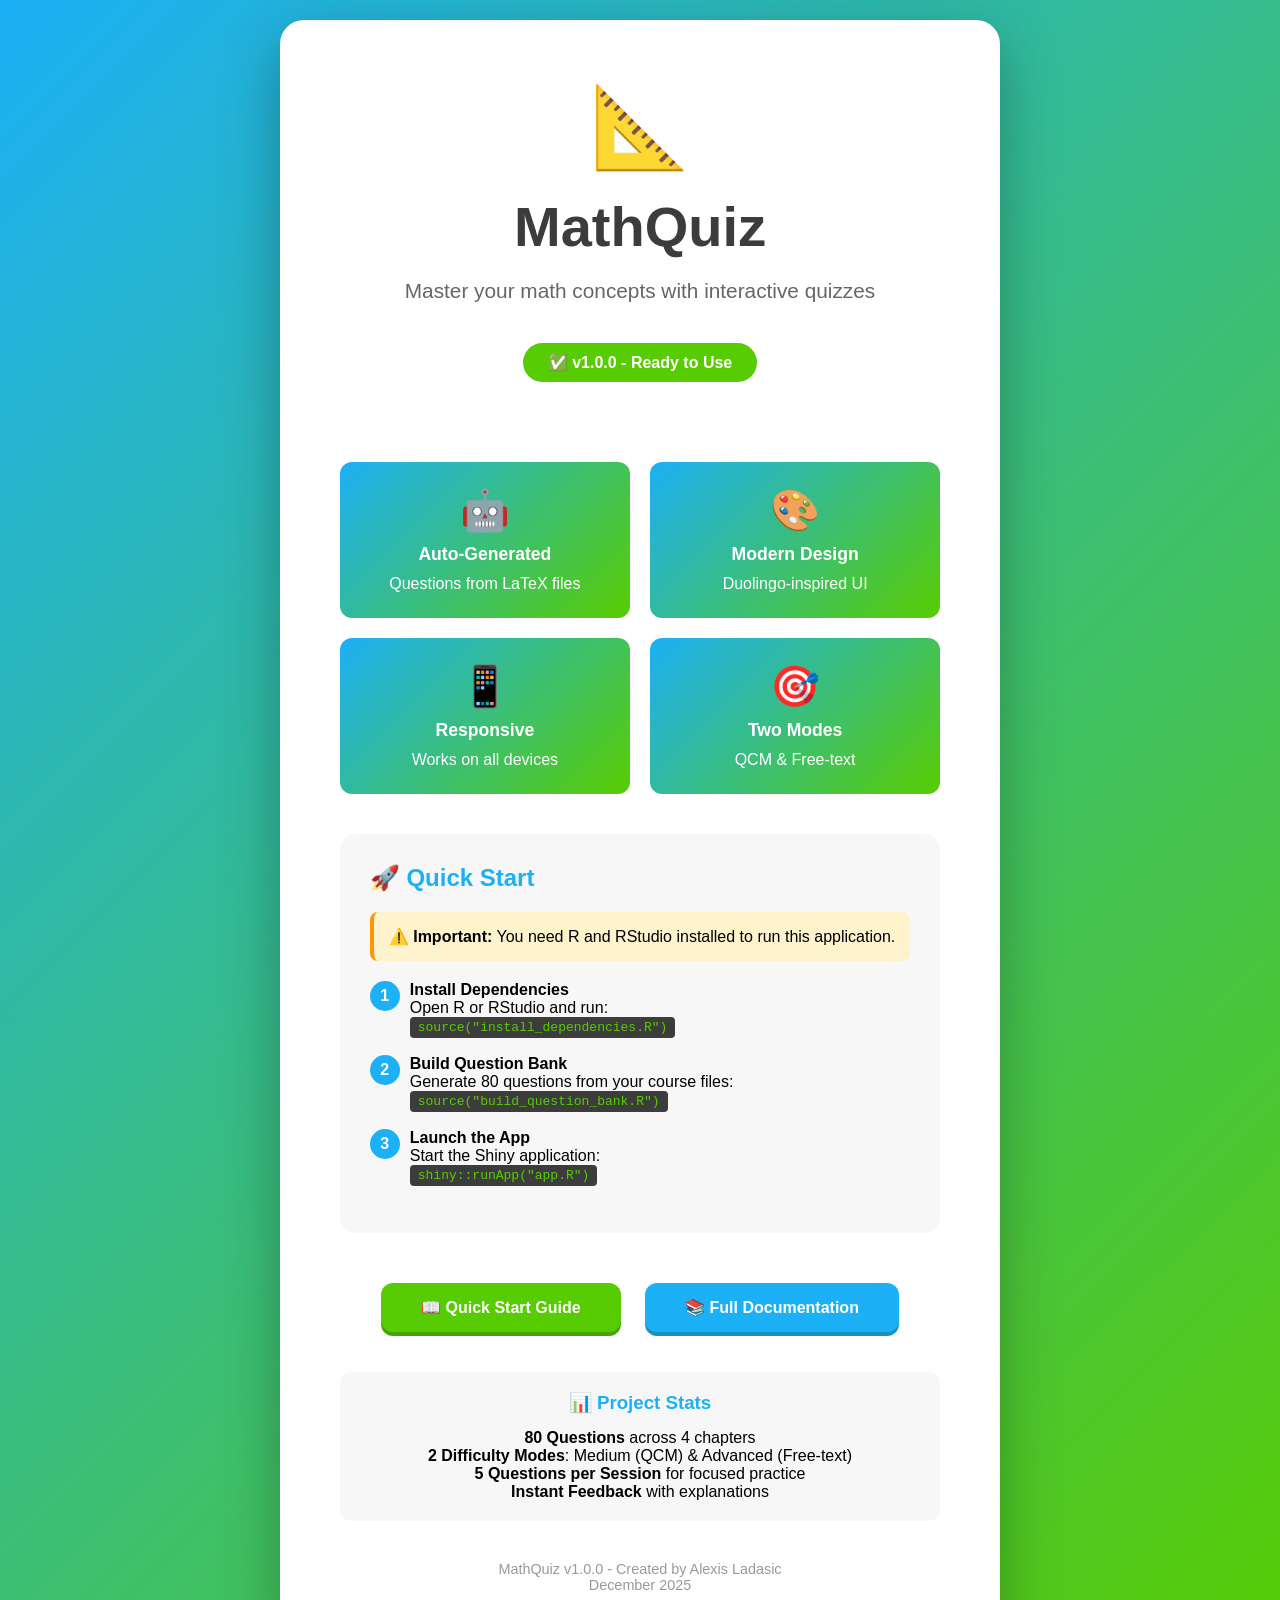
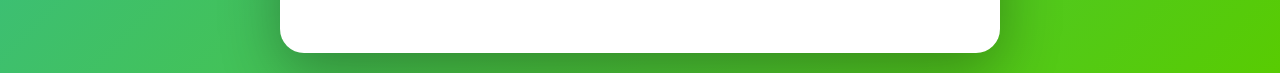
<file: static/mathquiz/index.html>
<!DOCTYPE html>
<html lang="fr">
<head>
    <meta charset="UTF-8">
    <meta name="viewport" content="width=device-width, initial-scale=1.0">
    <title>MathQuiz - Interactive Math Learning</title>
    <style>
        * {
            margin: 0;
            padding: 0;
            box-sizing: border-box;
        }

        body {
            font-family: -apple-system, BlinkMacSystemFont, "Segoe UI", Roboto, Helvetica, Arial, sans-serif;
            background: linear-gradient(135deg, #1CB0F6 0%, #58CC02 100%);
            min-height: 100vh;
            display: flex;
            justify-content: center;
            align-items: center;
            padding: 20px;
        }

        .container {
            background: white;
            border-radius: 24px;
            padding: 60px;
            max-width: 800px;
            box-shadow: 0 20px 60px rgba(0,0,0,0.3);
            text-align: center;
        }

        h1 {
            font-size: 3.5rem;
            color: #3C3C3C;
            margin-bottom: 20px;
        }

        .icon {
            font-size: 5rem;
            margin-bottom: 20px;
        }

        .tagline {
            font-size: 1.3rem;
            color: #666;
            margin-bottom: 40px;
        }

        .status {
            display: inline-block;
            background: #58CC02;
            color: white;
            padding: 10px 25px;
            border-radius: 50px;
            font-weight: 600;
            margin-bottom: 40px;
        }

        .instructions {
            background: #F7F7F7;
            padding: 30px;
            border-radius: 16px;
            margin: 30px 0;
            text-align: left;
        }

        .instructions h2 {
            color: #1CB0F6;
            margin-bottom: 20px;
        }

        .step {
            margin: 20px 0;
            padding-left: 40px;
            position: relative;
        }

        .step-number {
            position: absolute;
            left: 0;
            top: 0;
            background: #1CB0F6;
            color: white;
            width: 30px;
            height: 30px;
            border-radius: 50%;
            display: flex;
            align-items: center;
            justify-content: center;
            font-weight: 700;
        }

        code {
            background: #3C3C3C;
            color: #58CC02;
            padding: 3px 8px;
            border-radius: 4px;
            font-family: monospace;
        }

        .warning {
            background: #FFF3CD;
            border-left: 4px solid #FF9600;
            padding: 15px;
            margin: 20px 0;
            border-radius: 8px;
        }

        .features {
            display: grid;
            grid-template-columns: repeat(auto-fit, minmax(200px, 1fr));
            gap: 20px;
            margin: 40px 0;
        }

        .feature {
            background: linear-gradient(135deg, #1CB0F6 0%, #58CC02 100%);
            color: white;
            padding: 25px;
            border-radius: 12px;
        }

        .feature-icon {
            font-size: 2.5rem;
            margin-bottom: 10px;
        }

        .feature h3 {
            font-size: 1.1rem;
            margin-bottom: 10px;
        }

        .links {
            margin-top: 40px;
        }

        .btn {
            display: inline-block;
            background: #58CC02;
            color: white;
            padding: 15px 40px;
            border-radius: 12px;
            text-decoration: none;
            font-weight: 700;
            margin: 10px;
            box-shadow: 0 4px 0 #46A302;
            transition: all 0.2s;
        }

        .btn:hover {
            transform: translateY(-2px);
            box-shadow: 0 6px 0 #46A302;
        }

        .btn-secondary {
            background: #1CB0F6;
            box-shadow: 0 4px 0 #1890C0;
        }

        .btn-secondary:hover {
            box-shadow: 0 6px 0 #1890C0;
        }

        footer {
            margin-top: 40px;
            color: #999;
            font-size: 0.9rem;
        }

        @media (max-width: 768px) {
            .container {
                padding: 30px 20px;
            }

            h1 {
                font-size: 2.5rem;
            }

            .icon {
                font-size: 3.5rem;
            }
        }
    </style>
</head>
<body>
    <div class="container">
        <div class="icon">📐</div>
        <h1>MathQuiz</h1>
        <div class="tagline">Master your math concepts with interactive quizzes</div>
        <div class="status">✅ v1.0.0 - Ready to Use</div>

        <div class="features">
            <div class="feature">
                <div class="feature-icon">🤖</div>
                <h3>Auto-Generated</h3>
                <p>Questions from LaTeX files</p>
            </div>
            <div class="feature">
                <div class="feature-icon">🎨</div>
                <h3>Modern Design</h3>
                <p>Duolingo-inspired UI</p>
            </div>
            <div class="feature">
                <div class="feature-icon">📱</div>
                <h3>Responsive</h3>
                <p>Works on all devices</p>
            </div>
            <div class="feature">
                <div class="feature-icon">🎯</div>
                <h3>Two Modes</h3>
                <p>QCM & Free-text</p>
            </div>
        </div>

        <div class="instructions">
            <h2>🚀 Quick Start</h2>

            <div class="warning">
                ⚠️ <strong>Important:</strong> You need R and RStudio installed to run this application.
            </div>

            <div class="step">
                <div class="step-number">1</div>
                <strong>Install Dependencies</strong><br>
                Open R or RStudio and run:<br>
                <code>source("install_dependencies.R")</code>
            </div>

            <div class="step">
                <div class="step-number">2</div>
                <strong>Build Question Bank</strong><br>
                Generate 80 questions from your course files:<br>
                <code>source("build_question_bank.R")</code>
            </div>

            <div class="step">
                <div class="step-number">3</div>
                <strong>Launch the App</strong><br>
                Start the Shiny application:<br>
                <code>shiny::runApp("app.R")</code>
            </div>
        </div>

        <div class="links">
            <a href="QUICKSTART.md" class="btn">📖 Quick Start Guide</a>
            <a href="README.md" class="btn btn-secondary">📚 Full Documentation</a>
        </div>

        <div style="margin-top: 30px; padding: 20px; background: #F7F7F7; border-radius: 12px;">
            <h3 style="margin-bottom: 15px; color: #1CB0F6;">📊 Project Stats</h3>
            <p><strong>80 Questions</strong> across 4 chapters</p>
            <p><strong>2 Difficulty Modes</strong>: Medium (QCM) & Advanced (Free-text)</p>
            <p><strong>5 Questions per Session</strong> for focused practice</p>
            <p><strong>Instant Feedback</strong> with explanations</p>
        </div>

        <footer>
            <p>MathQuiz v1.0.0 - Created by Alexis Ladasic</p>
            <p>December 2025</p>
        </footer>
    </div>
</body>
</html>
</file>
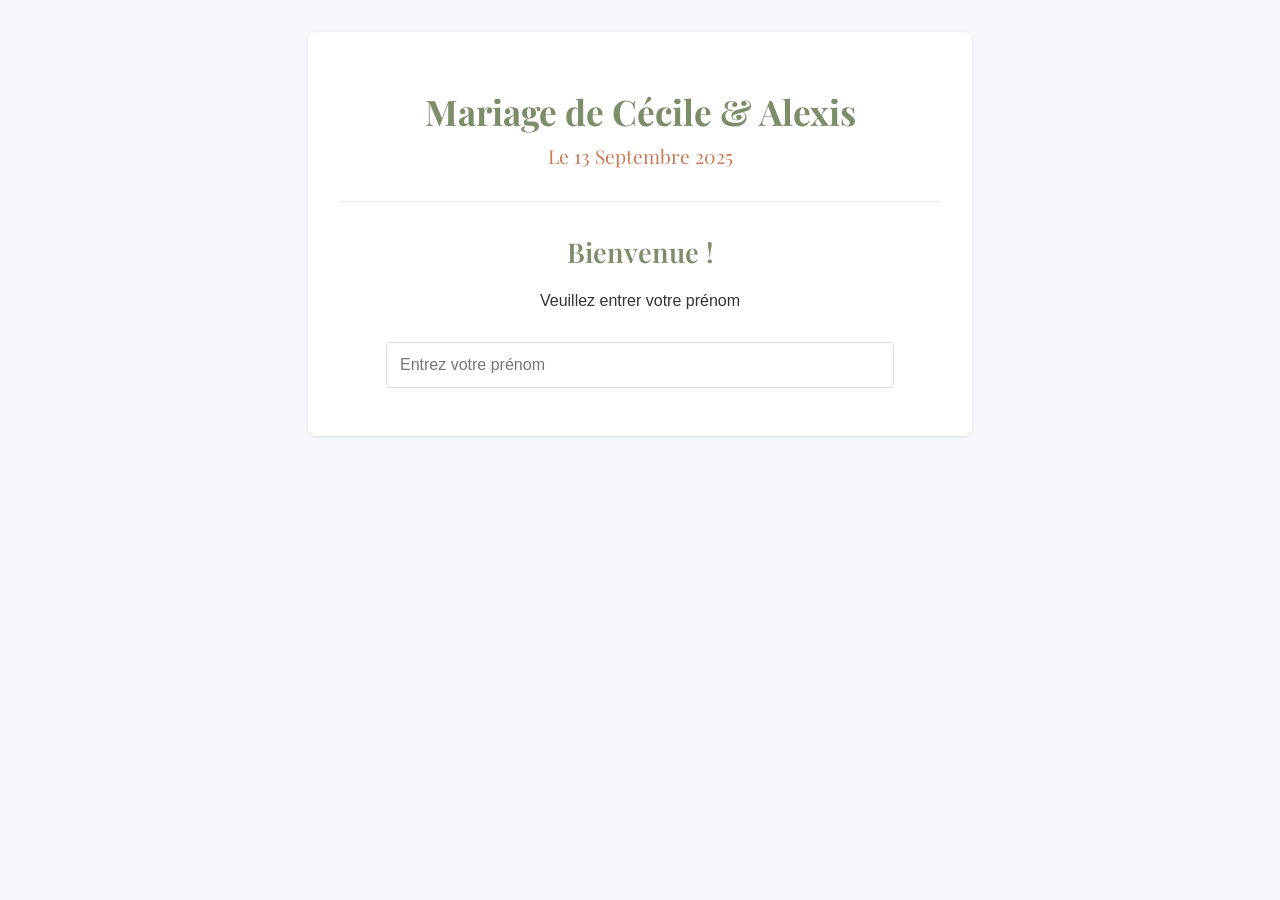
<file: static/wedscape/index.html>
<!DOCTYPE html>
<html lang="fr">
<head>
    <meta charset="UTF-8">
    <meta name="viewport" content="width=device-width, initial-scale=1.0">
    <title>Mariage de Cécile & Alexis</title>

    <!-- Add Playfair Display Google Font -->
    <link rel="preconnect" href="https://fonts.googleapis.com">
    <link rel="preconnect" href="https://fonts.gstatic.com" crossorigin>
    <link href="https://fonts.googleapis.com/css2?family=Playfair+Display:wght@400;500;600;700&display=swap" rel="stylesheet">

    <style>
        body {
            font-family: 'Arial', sans-serif;
            margin: 0;
            padding: 0;
            display: flex;
            flex-direction: column;
            align-items: center;
            min-height: 100vh;
            background-color: #f5f7fa;
            color: #333;
        }
        .container {
            width: 90%;
            max-width: 600px;
            text-align: center;
            margin: 2rem auto;
            padding: 2rem;
            background-color: white;
            box-shadow: 0 1px 3px rgba(0,0,0,0.1);
            border-radius: 8px;
        }
        h1 {
            font-family: 'Playfair Display', serif;
            font-size: 2.2rem;
            font-weight: 700;
            margin-bottom: 0.5rem;
            color: #7C8D69;
        }
        h2 {
            font-family: 'Playfair Display', serif;
            font-size: 1.7rem;
            font-weight: 600;
            margin-top: 2rem;
            color: #7C8D69;
        }
        h3 {
            font-family: 'Playfair Display', serif;
            font-weight: 500;
            color: #CB7B58;
        }
        .date {
            font-family: 'Playfair Display', serif;
            font-size: 1.2rem;
            margin-bottom: 2rem;
            color: #CB7B58;
        }

        .divider {
            width: 100%;
            height: 1px;
            background-color: #eaeaea;
            margin: 2rem 0;
        }
        .shape {
            margin: 0 auto;
            width: 100px;
            height: 100px;
        }
        .diamond {
            transform: rotate(45deg);
        }
        .circle {
            border-radius: 50%;
        }
        .square {
            border-radius: 0;
        }
        .triangle {
            width: 0;
            height: 0;
            border-left: 50px solid transparent;
            border-right: 50px solid transparent;
            border-bottom: 86px solid currentColor;
            background-color: transparent !important;
            margin: 7px auto;
        }
        .pentagon {
            position: relative;
            width: 80px;
            height: 80px;
            background-color: currentColor;
            margin: 10px auto;
            transform: rotate(36deg);
        }
        .pentagon:before {
            content: "";
            position: absolute;
            top: -40px;
            left: 0;
            width: 0;
            height: 0;
            border-left: 40px solid transparent;
            border-right: 40px solid transparent;
            border-bottom: 40px solid currentColor;
        }
        .octagon {
            position: relative;
            width: 70px;
            height: 70px;
            background-color: currentColor;
            margin: 15px auto;
            transform: rotate(22.5deg);
        }
        .octagon:before,
        .octagon:after {
            content: "";
            position: absolute;
            background-color: currentColor;
        }
        .octagon:before {
            width: 70px;
            height: 30px;
            top: -10px;
            left: 0;
            transform: rotate(45deg);
        }
        .octagon:after {
            width: 30px;
            height: 70px;
            top: 0;
            left: -10px;
            transform: rotate(45deg);
        }
        .hexagon {
            position: relative;
            width: 86px;
            height: 50px;
            background-color: currentColor;
            margin: 25px 0;
        }
        .hexagon:before,
        .hexagon:after {
            content: "";
            position: absolute;
            width: 0;
            border-left: 43px solid transparent;
            border-right: 43px solid transparent;
        }
        .hexagon:before {
            bottom: 100%;
            border-bottom: 25px solid currentColor;
        }
        .hexagon:after {
            top: 100%;
            width: 0;
            border-top: 25px solid currentColor;
        }
        .instructions {
            text-align: left;
            margin-top: 2rem;
        }
        .instructions ol {
            padding-left: 1.5rem;
        }
        .instructions li {
            margin-bottom: 1rem;
            line-height: 1.5;
        }
        .clue-button {
            background-color: #e7e7e7;
            border: none;
            padding: 0.8rem 1.5rem;
            font-size: 1rem;
            border-radius: 4px;
            cursor: pointer;
            margin-top: 1.5rem;
            transition: background-color 0.3s;
        }
        .clue-button:hover {
            background-color: #d0d0d0;
        }
        .clue {
            margin-top: 1.5rem;
            padding: 1rem;
            background-color: #f9f9f9;
            border-radius: 4px;
            border-left: 3px solid #333;
            display: none;
        }
        .group-name {
            display: none;
            margin-top: 1.5rem;
            font-weight: bold;
            font-size: 1.2rem;
        }

        /* Name input section */
        .welcome-section {
            text-align: center;
        }
        .input-section {
            margin-top: 2rem;
            position: relative;
        }
        #nameInput {
            padding: 0.8rem;
            width: 80%;
            font-size: 1rem;
            border: 1px solid #ddd;
            border-radius: 4px;
            margin-bottom: 1rem;
        }
        .search-button {
            background-color: #7C8D69;
            color: white;
            border: none;
            padding: 0.8rem 1.5rem;
            font-size: 1rem;
            border-radius: 4px;
            cursor: pointer;
            transition: background-color 0.3s;
        }
        .search-button:hover {
            background-color: #6a7a57;
        }
        .name-list {
            max-height: 200px;
            overflow-y: auto;
            margin-top: 1rem;
            text-align: left;
            border: 1px solid #ddd;
            border-radius: 4px;
            background-color: white;
            box-shadow: 0 2px 4px rgba(0,0,0,0.1);
            display: none;
            position: absolute;
            left: 0;
            right: 0;
            z-index: 1000;
        }
        .name-item {
            padding: 0.8rem;
            border-bottom: 1px solid #eee;
            cursor: pointer;
            transition: background-color 0.2s;
        }
        .name-item:hover {
            background-color: #f5f5f5;
        }

        /* Back button */
        .back-button {
            background-color: #CB7B58;
            color: white;
            border: none;
            padding: 0.8rem 1.5rem;
            font-size: 1rem;
            border-radius: 4px;
            cursor: pointer;
            margin-top: 2rem;
            transition: background-color 0.3s;
        }
        .back-button:hover {
            background-color: #b56c4a;
        }

        /* Card flip animation - Tarot style */
        .card-container {
            perspective: 1000px;
            width: 200px;
            height: 320px;
            margin: 2rem auto;
        }
        .card {
            position: relative;
            width: 100%;
            height: 100%;
            transition: transform 0.8s;
            transform-style: preserve-3d;
            cursor: pointer;
        }
        .card.flipped {
            transform: rotateY(180deg);
        }
        .card-front, .card-back {
            position: absolute;
            width: 100%;
            height: 100%;
            -webkit-backface-visibility: hidden;
            backface-visibility: hidden;
            display: flex;
            flex-direction: column;
            justify-content: center;
            align-items: center;
            border-radius: 12px;
            box-shadow: 0 8px 16px rgba(0,0,0,0.2);
            overflow: hidden;
        }
        .card-front {
            color: #4c5e3d;
            background-color: #cfd6c4;
            background-image: url("data:image/svg+xml,%3Csvg xmlns='http://www.w3.org/2000/svg' width='40' height='40' viewBox='0 0 80 80'%3E%3Cg fill-rule='evenodd'%3E%3Cg id='church-on-sunday' fill='%237c8d69' fill-opacity='0.3'%3E%3Cpath d='M77.17 0H80v2.83l-.1.1A39.9 39.9 0 0 1 74.64 20a39.9 39.9 0 0 1 5.24 17.06l.11.11v2.89c-.01 6.9-1.8 13.79-5.35 19.94A39.96 39.96 0 0 1 80 79.94V80h-2.83L66.84 69.66a39.83 39.83 0 0 1-24.1 10.25l.09.09h-5.66l.1-.1c-8.7-.58-17.22-4-24.1-10.23L2.82 80H0V79.94c.01-6.9 1.8-13.8 5.35-19.94A39.96 39.96 0 0 1 0 40.06V37.17l.1-.1A39.9 39.9 0 0 1 5.36 20 39.9 39.9 0 0 1 .1 2.94L0 2.83V0h2.83l-.1.1a39.83 39.83 0 0 1 24.1 10.24L37.18 0H40c0 6.92-1.78 13.83-5.35 20A39.96 39.96 0 0 1 40 40c0-6.92 1.78-13.83 5.35-20A39.96 39.96 0 0 1 40 0h2.83l10.33 10.34A39.83 39.83 0 0 1 77.26.09L77.17 0zm.77 77.94c-.3-5.52-1.8-11-4.49-16a40.18 40.18 0 0 1-5.17 6.34l9.66 9.66zm-12.52-9.7l-6.83-6.83-5.46 5.46-1.41 1.41-9.66 9.66c8.4-.45 16.69-3.68 23.36-9.7zm-23.07 6.58l7.99-7.98a40.05 40.05 0 0 1-3.79-4.9 37.88 37.88 0 0 0-4.2 12.88zM47.68 60a37.98 37.98 0 0 0 4.07 5.42L57.17 60l-5.42-5.42A38 38 0 0 0 47.68 60zm2.66-6.84a40.06 40.06 0 0 0-3.79 4.9 37.88 37.88 0 0 1-4.2-12.88l7.99 7.98zm1.38-1.44l1.41 1.41 5.46 5.46 6.83-6.84a37.85 37.85 0 0 0-23.36-9.7l9.66 9.67zM60 60l6.87 6.87A38.1 38.1 0 0 0 72.32 60a38.11 38.11 0 0 0-5.45-6.87L60 60zm-14.65 0a39.9 39.9 0 0 0-5.24 17.06l-.11.11-.1-.1A39.9 39.9 0 0 0 34.64 60a39.9 39.9 0 0 0 5.24-17.06l.11-.11.1.1A39.9 39.9 0 0 0 45.36 60zm9.23-48.25a37.85 37.85 0 0 1 23.36-9.7l-9.66 9.67-1.41 1.41-5.46 5.46-6.83-6.84zm13.67 13.67L62.83 20l5.42-5.42A38 38 0 0 1 72.32 20a37.98 37.98 0 0 1-4.07 5.42zm5.2-3.47a40.05 40.05 0 0 1-3.79 4.89l7.99 7.98c-.61-4.45-2.01-8.82-4.2-12.87zm-6.58 4.92l1.41 1.41 9.66 9.66a37.85 37.85 0 0 1-23.36-9.7l6.83-6.83 5.46 5.46zM53.13 13.13L60 20l-6.87 6.87A38.11 38.11 0 0 1 47.68 20a38.1 38.1 0 0 1 5.45-6.87zm-1.41-1.41l-9.66-9.66c.3 5.52 1.8 11 4.49 16a40.18 40.18 0 0 1 5.17-6.34zm-9.66 26.22c.3-5.52 1.8-11 4.49-16a40.18 40.18 0 0 0 5.17 6.34l-9.66 9.66zm26.22 13.78l9.66-9.66c-.3 5.52-1.8 11-4.49 16a40.18 40.18 0 0 0-5.17-6.34zm8.98-11.81L66.84 50.34a39.83 39.83 0 0 0-24.1-10.25l10.42-10.43a39.83 39.83 0 0 0 24.1 10.25zm-7.6-26.75a40.06 40.06 0 0 1 3.79 4.9 37.88 37.88 0 0 0 4.2-12.88l-7.99 7.98zm-31.72 28.9c-8.4.45-16.69 3.68-23.36 9.7l6.83 6.83 5.46-5.46 1.41-1.41 9.66-9.66zM22.83 60l5.42 5.42c1.54-1.7 2.9-3.52 4.07-5.42a38 38 0 0 0-4.07-5.42L22.83 60zm5.45 8.28l-1.41-1.41-5.46-5.46-6.83 6.84a37.85 37.85 0 0 0 23.36 9.7l-9.66-9.67zm9.37 6.54l-7.99-7.98a40.05 40.05 0 0 0 3.79-4.9 37.88 37.88 0 0 1 4.2 12.88zM20 60l-6.87-6.87A38.11 38.11 0 0 0 7.68 60a38.11 38.11 0 0 0 5.45 6.87L20 60zm17.26-19.9L26.84 29.65a39.83 39.83 0 0 1-24.1 10.25l10.42 10.43a39.83 39.83 0 0 1 24.1-10.25zm-35.2 1.96l9.66 9.66a40.18 40.18 0 0 0-5.17 6.33c-2.7-5-4.2-10.47-4.5-16zm4.49 19.89c-2.7 5-4.2 10.47-4.5 16l9.67-9.67a40.18 40.18 0 0 1-5.17-6.33zm31.1-16.77c-.61 4.45-2.01 8.82-4.2 12.87a40.06 40.06 0 0 0-3.79-4.89l7.99-7.98zm-4.2-23.23c2.7 5 4.2 10.47 4.5 16l-9.67-9.67c1.97-1.97 3.7-4.1 5.17-6.33zm-14.86-.54l6.83 6.84a37.85 37.85 0 0 1-23.36 9.7l9.66-9.67 1.41-1.41 5.46-5.46zm-8.25 5.43l-7.99 7.98c.61-4.45 2.01-8.82 4.2-12.87a40.04 40.04 0 0 0 3.79 4.89zm1.41-1.42A37.99 37.99 0 0 1 7.68 20a38 38 0 0 1 4.07-5.42L17.17 20l-5.42 5.42zm-5.2-7.37a40.04 40.04 0 0 1 3.79-4.89L2.35 5.18c.61 4.45 2.01 8.82 4.2 12.87zm6.58-4.92l-1.41-1.41-9.66-9.66a37.85 37.85 0 0 1 23.36 9.7l-6.83 6.83-5.46-5.46zm13.74 13.74L20 20l6.87-6.87A38.1 38.1 0 0 1 32.32 20a38.1 38.1 0 0 1-5.45 6.87zm6.58-8.82a40.18 40.18 0 0 0-5.17-6.33l9.66-9.66c-.3 5.52-1.8 11-4.49 16z' /%3E%3C/g%3E%3C/g%3E%3C/svg%3E");
            border: 8px solid #4c5e3d;
        }
        .card-front::before {
            content: '';
            position: absolute;
            top: 10px;
            left: 10px;
            right: 10px;
            bottom: 10px;
            border: 2px solid rgba(255,255,255,0.3);
            border-radius: 8px;
            pointer-events: none;
        }
        .card-back {
            background-color: #f8f8f8;
            background-image: url("data:image/svg+xml,%3Csvg width='6' height='6' viewBox='0 0 6 6' xmlns='http://www.w3.org/2000/svg'%3E%3Cg fill='%23dcdcdc' fill-opacity='0.7' fill-rule='evenodd'%3E%3Cpath d='M5 0h1L0 6V5zM6 5v1H5z'/%3E%3C/g%3E%3C/svg%3E");
            transform: rotateY(180deg);
            border: 8px solid #4c5e3d;
            display: flex;
            justify-content: center;
            align-items: center;
        }
        .shape-wrapper {
            width: 120px;
            height: 120px;
            display: flex;
            justify-content: center;
            align-items: center;
        }
        .card-label {
            position: absolute;
            bottom: 15px;
            width: 80%;
            text-align: center;
            font-family: 'Playfair Display', serif;
            font-size: 1rem;
            font-weight: 600;
            padding: 5px;
            background-color: rgba(255, 255, 255, 0.1);
            border-radius: 4px;
        }
        .card-title {
            font-family: 'Playfair Display', serif;
            font-size: 1.4rem;
            font-weight: 700;
            margin-bottom: 1rem;
            text-align: center;
            text-shadow: 1px 1px 2px rgba(0,0,0,0.3);
        }
        .card-instruction {
            font-family: 'Arial', sans-serif;
            font-size: 0.8rem;
            text-align: center;
            max-width: 80%;
            margin-top: 1rem;
            opacity: 0.8;
        }

        /* Larger shapes for the card back */
        .card-back .shape {
            width: 80px;
            height: 80px;
        }
        .card-back .triangle {
            width: 0;
            height: 0;
            border-left: 40px solid transparent;
            border-right: 40px solid transparent;
            border-bottom: 69px solid currentColor;
            margin: 5px auto;
        }
        .card-back .pentagon {
            width: 60px;
            height: 60px;
            margin: 10px auto;
        }
        .card-back .pentagon:before {
            top: -30px;
            border-left: 30px solid transparent;
            border-right: 30px solid transparent;
            border-bottom: 30px solid currentColor;
        }
        .card-back .octagon {
            width: 60px;
            height: 60px;
            margin: 10px auto;
        }
        .card-back .octagon:before {
            width: 60px;
            height: 25px;
            top: -8px;
            left: 0;
        }
        .card-back .octagon:after {
            width: 25px;
            height: 60px;
            top: 0;
            left: -8px;
        }
        .card-back .hexagon {
            width: 70px;
            height: 40px;
            margin: 20px 0;
        }
        .card-back .hexagon:before,
        .card-back .hexagon:after {
            border-left: 35px solid transparent;
            border-right: 35px solid transparent;
        }
        .card-back .hexagon:before {
            border-bottom: 20px solid currentColor;
        }
        .card-back .hexagon:after {
            border-top: 20px solid currentColor;
        }

        /* Group details section */
        .group-details {
            display: none;
        }

        .button {
            background-color: #7C8D69;
            color: white;
            border: none;
            padding: 0.8rem 1.5rem;
            font-size: 1rem;
            border-radius: 4px;
            cursor: pointer;
            transition: background-color 0.3s;
            font-family: 'Playfair Display', serif;
            font-weight: 500;
            letter-spacing: 0.5px;
        }
        .button:hover {
            background-color: #6a7a57;
        }
    </style>
</head>
<body>
    <div class="container">
        <h1>Mariage de Cécile & Alexis</h1>
        <div class="date">Le 13 Septembre 2025</div>

        <div class="divider"></div>

        <!-- Welcome Section (initially visible) -->
        <div id="welcomeSection" class="welcome-section">
            <h2>Bienvenue !</h2>
            <p>Veuillez entrer votre prénom</p>

            <div class="input-section">
                <input type="text" id="nameInput" placeholder="Entrez votre prénom">
                <div id="nameList" class="name-list"></div>
            </div>
        </div>

        <!-- Group Details Section (initially hidden) -->
        <div id="groupDetails" class="group-details">
            <div class="card-container">
                <div id="card" class="card">
                    <div class="card-front">
                        <div class="card-title">C & A</div>
                        <div class="card-instruction">Cliquez pour découvrir</div>
                        <div class="card-label" id="guestName">Invité</div>
                    </div>
                    <div class="card-back">
                        <div class="shape-wrapper">
                            <div id="shape" class="shape"></div>
                        </div>
                    </div>
                </div>
            </div>

            <div class="divider"></div>

            <div class="instructions">
                <h3>Instructions :</h3>
                <ol>
                    <li>Rejoignez les personnes de votre couleur et symbole après la cérémonie</li>
                    <li>Trouvez votre point commun</li>
                    <li>Ensemble, faites nous une photo</li>
                </ol>
            </div>

            <button class="clue-button" id="clueBtn">Besoin d'un indice ?</button>
            <div class="clue" id="clue1">
                <strong>Indice 1 :</strong> <span id="clue1Text"></span>
            </div>

            <button class="clue-button" id="clue2Btn" style="display: none;">Encore un indice</button>
            <div class="clue" id="clue2">
                <strong>Indice 2 :</strong> <span id="clue2Text"></span>
            </div>

            <button class="clue-button" id="revealBtn" style="display: none;">Révéler le nom du groupe</button>
            <div class="group-name" id="groupName"></div>

            <button id="cardBackBtn" class="back-button">Revenir à l'accueil</button>
        </div>
    </div>

<script>
console.log("Script started loading...");

// Configuration des groupes
const groups = [
    // RED TRIANGLE
{
    id: "redTriangle",
    color: "#c23616",
    colorName: "Rouge",
    shape: "triangle",
    shapeName: "Triangle",
    groupTheme: "Les Épris de Justice",
    clue1: "Le PGD est Votre PGCD",
    clue2: "Carcassonne, Mais Pas la Ville"
},

// BLUE TRIANGLE
{
    id: "blueTriangle",
    color: "#0097e6",
    colorName: "Bleu",
    shape: "triangle",
    shapeName: "Triangle",
    groupTheme: "Sciences PiPo",
    clue1: "Derrière ou Devant le Pupitre",
    clue2: "Le Lion et Le Renard"
},

// GREEN TRIANGLE
{
    id: "greenTriangle",
    color: "#44bd32",
    colorName: "Vert",
    shape: "triangle",
    shapeName: "Triangle",
    groupTheme: "Les Fondateurs",
    clue1: "Initiateurs de ce qui les Dépasse (Starters of Bigger Things)",
    clue2: "Leaders & Mentors"
},

// PURPLE TRIANGLE
{
    id: "purpleTriangle",
    color: "#8c7ae6",
    colorName: "Violet",
    shape: "triangle",
    shapeName: "Triangle",
    groupTheme: "Le Petit Zizi",
    clue1: "Ambitions Manquées",
    clue2: "L'Engin Miniature"
},

// BLACK TRIANGLE
{
    id: "blackTriangle",
    color: "#2c2c54",
    colorName: "Noir",
    shape: "triangle",
    shapeName: "Triangle",
    groupTheme: "Les amis d'Antoine Dupont",
    clue1: "7 à 15 (7 to 15)",
    clue2: "L'Oval > Le Rond (Oval > Round)"
},

// ORANGE TRIANGLE
{
    id: "orangeTriangle",
    color: "#ff6348",
    colorName: "Orange",
    shape: "triangle",
    shapeName: "Triangle",
    groupTheme: "Les Bibliophiles",
    clue1: "Entasseurs de Papiers",
    clue2: "La Vraie Vie Dirait Proust"
},

// RED SQUARE
{
    id: "redSquare",
    color: "#c23616",
    colorName: "Rouge",
    shape: "square",
    shapeName: "Carré",
    groupTheme: "Les Coureurs de fond",
    clue1: "Sorties Courtes, Sorties Longues",
    clue2: "Doubler Diniz"
},

// BLUE SQUARE
{
    id: "blueSquare",
    color: "#0097e6",
    colorName: "Bleu",
    shape: "square",
    shapeName: "Carré",
    groupTheme: "Les Créateurs de vrai contenu",
    clue1: "Influenceurs de Passion (Passion Influencers)",
    clue2: "Pas Toujours Sur Vos Écrans (Not Always On-Screen)"
},

// GREEN SQUARE
{
    id: "greenSquare",
    color: "#44bd32",
    colorName: "Vert",
    shape: "square",
    shapeName: "Carré",
    groupTheme: "Grands Commis du Service Pub",
    clue1: "Bouzanquet 1935",
    clue2: "De Blum à Sauvé"
},

// PURPLE SQUARE
{
    id: "purpleSquare",
    color: "#8c7ae6",
    colorName: "Violet",
    shape: "square",
    shapeName: "Carré",
    groupTheme: "Les Fabriquants",
    clue1: "Doigts de Fées",
    clue2: "De A à Z"
},

// BLACK SQUARE
{
    id: "blackSquare",
    color: "#2c2c54",
    colorName: "Noir",
    shape: "square",
    shapeName: "Carré",
    groupTheme: "Les Fines Oreilles",
    clue1: "Certains l'Ont Absolue",
    clue2: "Dans la Voix ou Dans les Doigts"
},

// ORANGE SQUARE
{
    id: "orangeSquare",
    color: "#ff6348",
    colorName: "Orange",
    shape: "square",
    shapeName: "Carré",
    groupTheme: "Les Patissiers",
    clue1: "Au Bon Caramel",
    clue2: "Inspirés par Maïté"
},

// RED DIAMOND
{
    id: "redDiamond",
    color: "#c23616",
    colorName: "Rouge",
    shape: "diamond",
    shapeName: "Losange",
    groupTheme: "Les Quadrilles",
    clue1: "1, 2, 3, 4",
    clue2: "De la Scène à la Salle de Bal (From Stage to Ballroom)"
},

// BLUE DIAMOND
{
    id: "blueDiamond",
    color: "#0097e6",
    colorName: "Bleu",
    shape: "diamond",
    shapeName: "Losange",
    groupTheme: "Club du Grand Galop",
    clue1: "Excusez-Moi and Snowball",
    clue2: "Voltige and Saut de Haies (Volting and Steeple-chase)"
},

// GREEN DIAMOND
{
    id: "greenDiamond",
    color: "#44bd32",
    colorName: "Vert",
    shape: "diamond",
    shapeName: "Losange",
    groupTheme: "Nos Coachs sportifs",
    clue1: "Force and Bien-Être (Strengh and Well-Being)",
    clue2: "Professeurs de sport personnels (Personal sports teachers)"
},

// PURPLE DIAMOND
{
    id: "purpleDiamond",
    color: "#8c7ae6",
    colorName: "Violet",
    shape: "diamond",
    shapeName: "Losange",
    groupTheme: "Fashion Police",
    clue1: "Question de Goût (It's About Taste)",
    clue2: "From Girlboss to Red Carpets"
},

// BLACK DIAMOND
{
    id: "blackDiamond",
    color: "#2c2c54",
    colorName: "Noir",
    shape: "diamond",
    shapeName: "Losange",
    groupTheme: "Pet lovers <3",
    clue1: "Jamais Seuls (Never Alone)",
    clue2: "Amoureux des compagnons a quatre pattes (Four-legged companion lovers)"
},

// ORANGE DIAMOND
{
    id: "orangeDiamond",
    color: "#ff6348",
    colorName: "Orange",
    shape: "diamond",
    shapeName: "Losange",
    groupTheme: "Skieurs alpins",
    clue1: "A 1 ou 2 Planches (With 1 or 2 Boards)",
    clue2: "Hors Pistes (Off-Piste)"
},

// RED CIRCLE
{
    id: "redCircle",
    color: "#c23616",
    colorName: "Rouge",
    shape: "circle",
    shapeName: "Cercle",
    groupTheme: "BBallers",
    clue1: "Triple Double",
    clue2: "Where rockets meet cavaliers"
},

// BLUE CIRCLE
{
    id: "blueCircle",
    color: "#0097e6",
    colorName: "Bleu",
    shape: "circle",
    shapeName: "Cercle",
    groupTheme: "The Conor McGregor FanClub",
    clue1: "Modern Days Gladiators",
    clue2: "Triangle Choke"
},

// GREEN CIRCLE
{
    id: "greenCircle",
    color: "#44bd32",
    colorName: "Vert",
    shape: "circle",
    shapeName: "Cercle",
    groupTheme: "Русские связи (The Russian Connexion)",
    clue1: "11 fuseaux horaires",
    clue2: "Strana"
},

// PURPLE CIRCLE
{
    id: "purpleCircle",
    color: "#8c7ae6",
    colorName: "Violet",
    shape: "circle",
    shapeName: "Cercle",
    groupTheme: "Ricard & Pétanque",
    clue1: "On Dirait le Sud",
    clue2: "Fadas du Cochonnet "
},

// BLACK CIRCLE
{
    id: "blackCircle",
    color: "#2c2c54",
    colorName: "Noir",
    shape: "circle",
    shapeName: "Cercle",
    groupTheme: "Footix",
    clue1: "Le rond sur l'oval (Round over oval)",
    clue2: "Rivaux en passion (Rivals in passion)"
}
];

// Guest list with group assignments
const guestList = [
        { name: "Alexandra B.", id:  1 , group: "purpleDiamond" },
        { name: "Baptiste M.", id:  2 , group: "purpleDiamond" },
        { name: "Mathilde SDS.", id:  3 , group: "purpleDiamond" },
        { name: "Nadia A.", id:  4 , group: "purpleDiamond" },
        { name: "Petia", id:  5 , group: "purpleDiamond" },
        { name: "Ilan", id:  6 , group: "blackCircle" },
        { name: "Maxime L.", id:  7 , group: "blackCircle" },
        { name: "Pauline", id:  8 , group: "blackCircle" },
        { name: "Shane", id:  9 , group: "blackCircle" },
        { name: "Stefano", id:  10 , group: "blackCircle" },
        { name: "Dan", id:  11 , group: "blackCircle" },
        { name: "Brigitte", id:  12 , group: "greenSquare" },
        { name: "Louise-Adélie", id:  13 , group: "greenSquare" },
        { name: "Pierre-Louis", id:  14 , group: "greenSquare" },
        { name: "Suzanne", id:  15 , group: "greenSquare" },
        { name: "Thanh-Bao", id:  16 , group: "greenSquare" },
        { name: "Thiago", id:  17 , group: "greenSquare" },
        { name: "Clovis", id:  18 , group: "purpleTriangle" },
        { name: "Alix", id:  19 , group: "blackTriangle" },
        { name: "Guillaume S.", id:  20 , group: "blackTriangle" },
        { name: "Pauric", id:  21 , group: "blackTriangle" },
        { name: "Quentin", id:  22 , group: "redSquare" },
        { name: "Thomas", id:  23 , group: "blackTriangle" },
        { name: "Igor", id:  24 , group: "orangeTriangle" },
        { name: "Léa", id:  25 , group: "orangeTriangle" },
        { name: "Ophélie", id:  26 , group: "orangeTriangle" },
        { name: "Timothée", id:  27 , group: "orangeTriangle" },
        { name: "Tiziana", id:  28 , group: "orangeTriangle" },
        { name: "Anne", id:  29 , group: "greenTriangle" },
        { name: "Emmanuel", id:  30 , group: "redSquare" },
        { name: "Guillaume RV.", id:  31 , group: "redSquare" },
        { name: "Jeanne-Lise", id:  32 , group: "redSquare" },
        { name: "Marwan", id:  33 , group: "redSquare" },
        { name: "Mathieu", id:  34 , group: "redSquare" },
        { name: "Arthur", id:  35 , group: "blueSquare" },
        { name: "David", id:  36 , group: "blueSquare" },
        { name: "Laurent", id:  37 , group: "blueSquare" },
        { name: "Marie-Alix", id:  38 , group: "blueSquare" },
        { name: "Rowan", id:  39 , group: "blueSquare" },
        { name: "Ahmed", id:  40 , group: "redTriangle" },
        { name: "Anaïs", id:  41 , group: "redTriangle" },
        { name: "Antoine G.", id:  42 , group: "redTriangle" },
        { name: "Héloïse", id:  43 , group: "redTriangle" },
        { name: "Tigran", id:  44 , group: "redTriangle" },
        { name: "Amélie", id:  45 , group: "purpleSquare" },
        { name: "Manon", id:  46 , group: "purpleSquare" },
        { name: "Solène", id:  47 , group: "purpleSquare" },
        { name: "Théo", id:  48 , group: "purpleSquare" },
        { name: "Jules", id:  49 , group: "greenTriangle" },
        { name: "Luis", id:  50 , group: "greenTriangle" },
        { name: "Maxime H.", id:  51 , group: "greenTriangle" },
        { name: "Sarah", id:  52 , group: "greenTriangle" },
        { name: "Antoine C.", id:  53 , group: "blackSquare" },
        { name: "Katharina", id:  54 , group: "blackSquare" },
        { name: "Laureen", id:  55 , group: "blackSquare" },
        { name: "Orlando", id:  56 , group: "blackSquare" },
        { name: "Rémi", id:  57 , group: "blackSquare" },
        { name: "Agathe", id:  58 , group: "orangeSquare" },
        { name: "Elvire", id:  59 , group: "orangeSquare" },
        { name: "Guillaume D.", id:  60 , group: "orangeSquare" },
        { name: "Naomi", id:  61 , group: "orangeSquare" },
        { name: "Willy", id:  62 , group: "orangeSquare" },
        { name: "Alexandra O.", id:  63 , group: "redDiamond" },
        { name: "Amandine", id:  64 , group: "redDiamond" },
        { name: "Charlotte", id:  65 , group: "redDiamond" },
        { name: "Estelle", id:  66 , group: "redDiamond" },
        { name: "Jacques", id:  67 , group: "redDiamond" },
        { name: "François", id:  68 , group: "redCircle" },
        { name: "Donald", id:  69 , group: "redCircle" },
        { name: "Kévin", id:  70 , group: "redCircle" },
        { name: "Morin", id:  71 , group: "redCircle" },
        { name: "Tristan", id:  72 , group: "redCircle" },
        { name: "Audrey", id:  73 , group: "blueDiamond" },
        { name: "Fanny", id:  74 , group: "blueDiamond" },
        { name: "Hugo", id:  75 , group: "blueDiamond" },
        { name: "Laura", id:  76 , group: "blueDiamond" },
        { name: "Rebecca", id:  77 , group: "blueDiamond" },
        { name: "Baptiste P.", id:  78 , group: "greenDiamond" },
        { name: "Bo", id:  79 , group: "greenDiamond" },
        { name: "Ciaran", id:  80 , group: "greenDiamond" },
        { name: "Félix", id:  81 , group: "greenDiamond" },
        { name: "Graham", id:  82 , group: "greenDiamond" },
        { name: "Orane", id:  83 , group: "greenDiamond" },
        { name: "Claire", id:  84 , group: "blackDiamond" },
        { name: "Jessica", id:  85 , group: "blackDiamond" },
        { name: "Magdalena", id:  86 , group: "blackDiamond" },
        { name: "Mikhaël", id:  87 , group: "blackDiamond" },
        { name: "Perla", id:  88 , group: "blackDiamond" },
        { name: "Alexis G.", id:  89 , group: "purpleCircle" },
        { name: "Chris", id:  90 , group: "purpleCircle" },
        { name: "Hélène", id:  91 , group: "purpleCircle" },
        { name: "Joël", id:  92 , group: "purpleCircle" },
        { name: "Patrick", id:  93 , group: "purpleCircle" },
        { name: "Victor", id:  94 , group: "purpleCircle" },
        { name: "Alexis B.", id:  95 , group: "blueTriangle" },
        { name: "Alice", id:  96 , group: "blueTriangle" },
        { name: "Germain", id:  97 , group: "blueTriangle" },
        { name: "Nathalie", id:  98 , group: "blueTriangle" },
        { name: "Yasmina", id:  99 , group: "blueTriangle" },
        { name: "Camille", id:  100 , group: "orangeDiamond" },
        { name: "Christine", id:  101 , group: "orangeDiamond" },
        { name: "John", id:  102 , group: "orangeDiamond" },
        { name: "Marianne", id:  103 , group: "orangeDiamond" },
        { name: "Marie", id:  104 , group: "orangeDiamond" },
        { name: "Antoine R.", id:  105 , group: "blueCircle" },
        { name: "Cédric", id:  106 , group: "blueCircle" },
        { name: "Jonathan", id:  107 , group: "blueCircle" },
        { name: "Matthieu", id:  108 , group: "blueCircle" },
        { name: "Noé", id:  109 , group: "blueCircle" },
        { name: "Charlemagne", id:  110 , group: "purpleDiamond" },
        { name: "Gabriel", id:  111 , group: "greenCircle" },
        { name: "Gyuzel", id:  112 , group: "greenCircle" },
        { name: "Nadia B.", id:  113 , group: "greenCircle" },
        { name: "Jean-Charles", id:  114 , group: "greenCircle" }

];

console.log("Data loaded, guest count:", guestList.length);

let currentGuestGroup = null;

// Wait for page to load
document.addEventListener("DOMContentLoaded", function() {
    console.log("DOM loaded!");

    const nameInput = document.getElementById("nameInput");
    const nameList = document.getElementById("nameList");
    const welcomeSection = document.getElementById("welcomeSection");
    const groupDetails = document.getElementById("groupDetails");

    if (!nameInput || !nameList) {
        console.error("Required elements not found!");
        return;
    }

    console.log("Elements found successfully");

    // Search functionality
    nameInput.addEventListener("input", function() {
        const searchText = this.value.toLowerCase().trim();

        if (searchText.length === 0) {
            nameList.style.display = "none";
            nameList.innerHTML = "";
            return;
        }

        const matches = guestList.filter(guest =>
            guest.name.toLowerCase().includes(searchText)
        );

        nameList.innerHTML = "";

        if (matches.length > 0) {
            nameList.style.display = "block";
            matches.forEach(guest => {
                const item = document.createElement("div");
                item.className = "name-item";
                item.textContent = guest.name;
                item.onclick = function() {
                    selectGuest(guest);
                };
                nameList.appendChild(item);
            });
        } else {
            nameList.style.display = "none";
        }
    });

    // Function to select a guest and show their group
    function selectGuest(guest) {
        console.log("Selected:", guest.name);
        nameInput.value = guest.name;
        nameList.style.display = "none";

        // Find the group
        const assignedGroup = groups.find(g => g.id === guest.group);

        if (!assignedGroup) {
            console.log("Group not found for:", guest.group);
            alert("Désolé, ce groupe n'est pas encore configuré pour " + guest.name);
            return;
        }

        // Store current group
        currentGuestGroup = assignedGroup;

        // Update UI
        document.getElementById("guestName").textContent = guest.name;

        // Set shape and color
        const shapeElem = document.getElementById("shape");
        shapeElem.className = "shape " + assignedGroup.shape;
        shapeElem.style.backgroundColor = assignedGroup.color;
        shapeElem.style.color = assignedGroup.color;

        // Set clue text
        document.getElementById("clue1Text").textContent = assignedGroup.clue1;
        document.getElementById("clue2Text").textContent = assignedGroup.clue2;

        // Show group details section
        welcomeSection.style.display = "none";
        groupDetails.style.display = "block";

        // Reset card and clues
        document.getElementById("card").classList.remove("flipped");
        resetClues();
    }

    // Reset clues to initial state
    function resetClues() {
        document.getElementById("clue1").style.display = "none";
        document.getElementById("clue2").style.display = "none";
        document.getElementById("clueBtn").style.display = "block";
        document.getElementById("clue2Btn").style.display = "none";
        document.getElementById("revealBtn").style.display = "none";
        document.getElementById("groupName").style.display = "none";
    }

    // Card flip
    document.getElementById("card").addEventListener("click", function() {
        this.classList.toggle("flipped");
    });

    // Back button
    document.getElementById("cardBackBtn").addEventListener("click", function() {
        groupDetails.style.display = "none";
        welcomeSection.style.display = "block";
        nameInput.value = "";
        nameList.innerHTML = "";
        nameList.style.display = "none";
        currentGuestGroup = null;
    });

    // Clue buttons
    document.getElementById("clueBtn").addEventListener("click", function() {
        document.getElementById("clue1").style.display = "block";
        this.style.display = "none";
        document.getElementById("clue2Btn").style.display = "block";
    });

    document.getElementById("clue2Btn").addEventListener("click", function() {
        document.getElementById("clue2").style.display = "block";
        this.style.display = "none";
        document.getElementById("revealBtn").style.display = "block";
    });

    document.getElementById("revealBtn").addEventListener("click", function() {
        if (currentGuestGroup) {
            document.getElementById("groupName").textContent = "Le nom de votre groupe est : " + currentGuestGroup.groupTheme;
            document.getElementById("groupName").style.display = "block";
            this.style.display = "none";
        }
    });

    console.log("Event listeners added successfully");
});

console.log("Script finished loading");
</script>

</body>
</html>
</file>
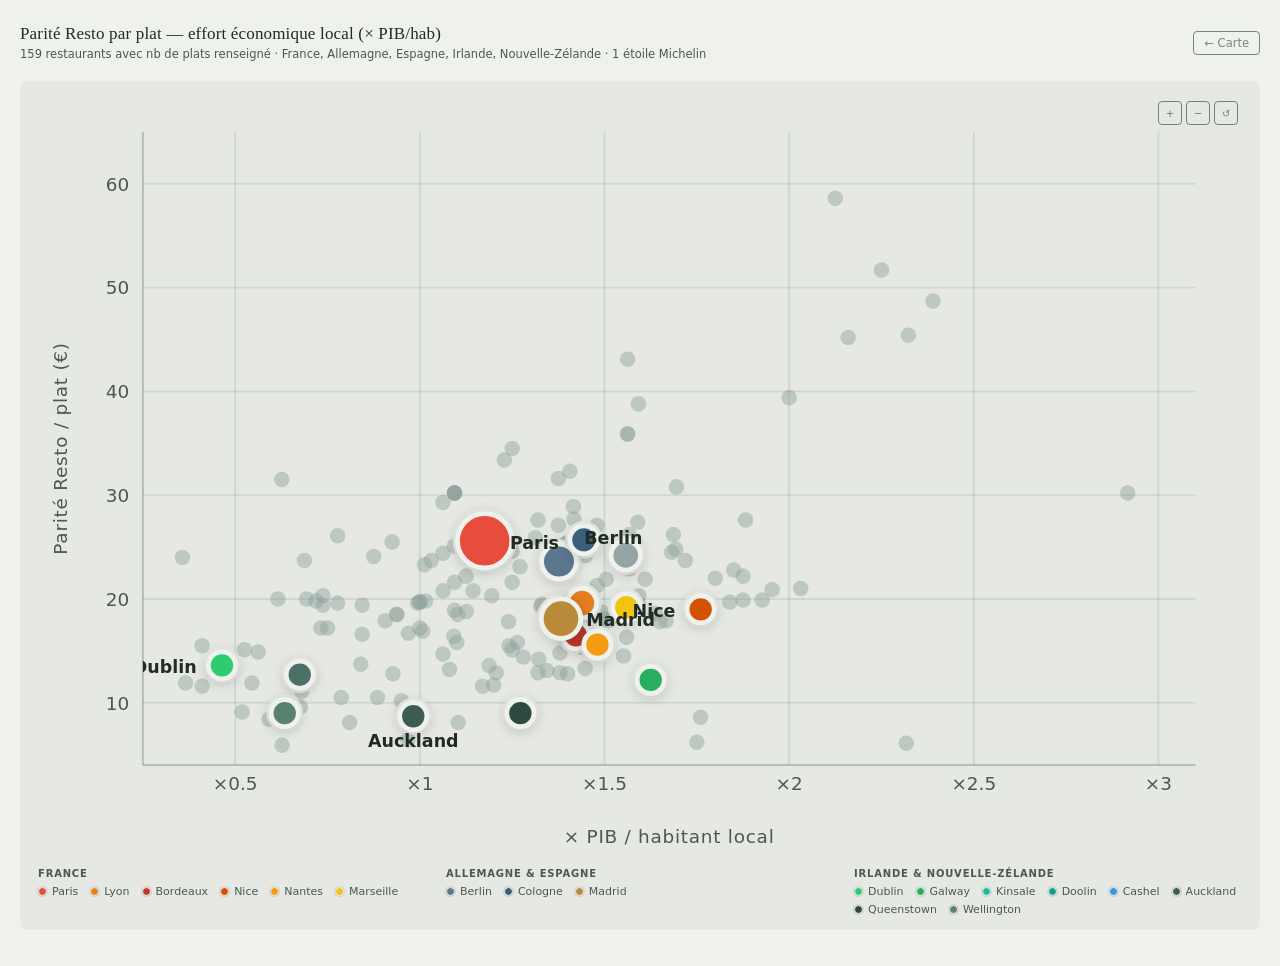
<file: static/unequal-stargazing/scatter.html>
<!DOCTYPE html>
<html lang="fr">
<head>
<meta charset="UTF-8"/>
<meta name="viewport" content="width=device-width, initial-scale=1"/>
<title>Parité Resto — effort économique · Michelin Value Explorer</title>
<style>
:root{
  --bg:#EFF1EC;--surface:#E6E9E3;--text:#202B24;--sec:#4C5850;
  --div:#3E5C54;--ring:#EFF1EC;--tip-bg:rgba(32,43,36,.95);--tip-txt:#EFF1EC;
}
@media(prefers-color-scheme:dark){:root{
  --bg:#161D18;--surface:#1E2820;--text:#EFF1EC;--sec:#8BA098;--div:#3E5C54;--ring:#1E2820;
}}
:root[data-theme=dark]{--bg:#161D18;--surface:#1E2820;--text:#EFF1EC;--sec:#8BA098;--ring:#1E2820;}
:root[data-theme=light]{--bg:#EFF1EC;--surface:#E6E9E3;--text:#202B24;--sec:#4C5850;--ring:#EFF1EC;}
*{box-sizing:border-box;margin:0;padding:0}
body{background:var(--bg);color:var(--text);font-family:-apple-system,"Segoe UI",system-ui,sans-serif;font-size:13px;padding:24px 20px 36px;min-height:100vh;}
header{display:flex;align-items:flex-start;justify-content:space-between;flex-wrap:wrap;gap:10px;margin-bottom:20px;}
.header-left h1{font-family:Georgia,serif;font-size:17px;font-weight:normal;letter-spacing:.01em;margin-bottom:3px;}
.sub{color:var(--sec);font-size:11.5px}
.nav-link{font-size:11.5px;color:var(--sec);text-decoration:none;border:1px solid currentColor;border-radius:4px;padding:4px 10px;opacity:.7;transition:opacity .15s;white-space:nowrap;align-self:center;}
.nav-link:hover{opacity:1}
.card{background:var(--surface);border-radius:8px;padding:16px 18px 14px;}
#chart1{position:relative;user-select:none;}
svg.sc{width:100%;height:auto;display:block;overflow:visible;cursor:grab;}
svg.sc.dragging{cursor:grabbing;}
.grid-line{stroke:var(--div);stroke-opacity:.13;stroke-width:1}
.axis-line{stroke:var(--div);stroke-opacity:.3;stroke-width:1}
.tick{fill:var(--sec);font-size:9.5px;font-family:-apple-system,"Segoe UI",system-ui,sans-serif;font-variant-numeric:tabular-nums;}
.ax-label{fill:var(--sec);font-size:9.5px;letter-spacing:.04em;font-family:-apple-system,"Segoe UI",system-ui,sans-serif;}
.dot-ind{stroke:none;opacity:.45;cursor:crosshair;}
.dot-ind:hover{opacity:1;stroke:#fff;stroke-width:1.5}
.dot-mean{stroke:var(--ring);stroke-width:2.5;cursor:pointer;filter:drop-shadow(0 1px 3px rgba(0,0,0,.22));transition:stroke-width .1s;}
.dot-mean:hover{stroke-width:3.5;}
.city-label{fill:var(--text);font-size:9px;font-weight:600;font-family:-apple-system,"Segoe UI",system-ui,sans-serif;pointer-events:none;}
.zoom-btns{position:absolute;top:4px;right:4px;display:flex;gap:4px;}
.zoom-btn{background:var(--surface);border:1px solid var(--div);border-radius:4px;color:var(--sec);font-size:13px;width:24px;height:24px;cursor:pointer;display:flex;align-items:center;justify-content:center;opacity:.7;transition:opacity .15s;}
.zoom-btn:hover{opacity:1}
.leg{display:grid;grid-template-columns:repeat(3,1fr);gap:10px 20px;margin-top:14px;}
.leg-head{font-size:10px;text-transform:uppercase;letter-spacing:.08em;color:var(--sec);font-weight:600;margin-bottom:6px;}
.leg-items{display:flex;flex-wrap:wrap;gap:5px 12px}
.leg-item{display:flex;align-items:center;gap:5px;font-size:11px;color:var(--sec)}
.leg-dot{width:9px;height:9px;border-radius:50%;flex-shrink:0;border:1.5px solid var(--ring);box-shadow:0 0 0 1px rgba(0,0,0,.1);}
#tip{position:fixed;z-index:9999;display:none;background:var(--tip-bg);color:var(--tip-txt);font-size:11px;padding:9px 12px;border-radius:5px;pointer-events:none;max-width:220px;line-height:1.55;box-shadow:0 3px 14px rgba(0,0,0,.3);}
.tip-name{font-family:Georgia,serif;font-size:12.5px;margin-bottom:1px}
.tip-city{color:rgba(239,241,236,.5);font-size:10px;margin-bottom:6px}
.tip-row{display:flex;justify-content:space-between;gap:10px;margin-bottom:1px}
.tip-lbl{color:rgba(239,241,236,.6)}
.tip-val{font-weight:600;font-variant-numeric:tabular-nums}
.tip-sep{border:none;border-top:1px solid rgba(239,241,236,.12);margin:5px 0}
</style>
</head>
<body>
<header>
  <div class="header-left">
    <h1>Parité Resto par plat — effort économique local (× PIB/hab)</h1>
    <div class="sub">159 restaurants avec nb de plats renseigné · France, Allemagne, Espagne, Irlande, Nouvelle-Zélande · 1 étoile Michelin</div>
  </div>
  <a class="nav-link" href="map.html">&#8592; Carte</a>
</header>
<div class="card">
  <div id="chart1">
    <div class="zoom-btns">
      <button class="zoom-btn" id="btn-zi" title="Zoom +">+</button>
      <button class="zoom-btn" id="btn-zo" title="Zoom −">−</button>
      <button class="zoom-btn" id="btn-zr" title="Réinitialiser" style="font-size:10px">↺</button>
    </div>
  </div>
  <div class="leg">
    <div class="leg-section">
      <div class="leg-head">France</div>
      <div class="leg-items" id="leg-fr"></div>
    </div>
    <div class="leg-section">
      <div class="leg-head">Allemagne &amp; Espagne</div>
      <div class="leg-items" id="leg-de-es"></div>
    </div>
    <div class="leg-section">
      <div class="leg-head">Irlande &amp; Nouvelle-Zélande</div>
      <div class="leg-items" id="leg-ie-nz"></div>
    </div>
  </div>
</div>
<div id="tip"></div>
<script>
const DATA  = [{"n":"Amicis","co":"France","ci":"Bordeaux","y":14.2,"x1":1.3218,"p":115.0,"nb":7.0},{"n":"Cent33","co":"France","ci":"Bordeaux","y":16.4,"x1":1.092,"p":95.0,"nb":5.0},{"n":"La Table d'Hôtes - Le Quatrième Mur","co":"France","ci":"Bordeaux","y":20.9,"x1":1.954,"p":170.0,"nb":7.0},{"n":"Le Pavillon des Boulevards","co":"France","ci":"Bordeaux","y":15.4,"x1":1.4368,"p":125.0,"nb":7.0},{"n":"L'Oiseau Bleu","co":"France","ci":"Bordeaux","y":18.7,"x1":1.4943,"p":130.0,"nb":6.0},{"n":"Ressources","co":"France","ci":"Bordeaux","y":15.8,"x1":1.2644,"p":110.0,"nb":6.0},{"n":"Soléna","co":"France","ci":"Bordeaux","y":15.4,"x1":1.4368,"p":125.0,"nb":7.0},{"n":"Tentazioni","co":"France","ci":"Bordeaux","y":14.8,"x1":1.3793,"p":120.0,"nb":7.0},{"n":"Au 14 Février","co":"France","ci":"Lyon","y":15.8,"x1":1.1,"p":110.0,"nb":6.0},{"n":"Burgundy by Matthieu","co":"France","ci":"Lyon","y":27.4,"x1":1.59,"p":159.0,"nb":5.0},{"n":"Circle","co":"France","ci":"Lyon","y":10.2,"x1":0.95,"p":95.0,"nb":8.0},{"n":"L'Atelier des Augustins","co":"France","ci":"Lyon","y":17.8,"x1":1.24,"p":124.0,"nb":6.0},{"n":"Les Loges","co":"France","ci":"Lyon","y":23.3,"x1":1.35,"p":135.0,"nb":5.0},{"n":"Miraflores","co":"France","ci":"Lyon","y":17.8,"x1":1.65,"p":165.0,"nb":8.0},{"n":"Ombellule","co":"France","ci":"Lyon","y":19.6,"x1":1.59,"p":159.0,"nb":7.0},{"n":"Prairial","co":"France","ci":"Lyon","y":19.6,"x1":1.59,"p":159.0,"nb":7.0},{"n":"Rustique","co":"France","ci":"Lyon","y":22.8,"x1":1.85,"p":185.0,"nb":7.0},{"n":"Têtedoie","co":"France","ci":"Lyon","y":21.3,"x1":1.48,"p":148.0,"nb":6.0},{"n":"Auffo","co":"France","ci":"Marseille","y":23.7,"x1":1.7188,"p":165.0,"nb":6.0},{"n":"Belle de Mars","co":"France","ci":"Marseille","y":12.8,"x1":0.9271,"p":89.0,"nb":6.0},{"n":"Une Table, au Sud","co":"France","ci":"Marseille","y":21.0,"x1":2.0312,"p":195.0,"nb":8.0},{"n":"Freia","co":"France","ci":"Nantes","y":12.9,"x1":1.3793,"p":120.0,"nb":8.0},{"n":"L'Atlantide 1874 - Maison Guého","co":"France","ci":"Nantes","y":14.5,"x1":1.5517,"p":135.0,"nb":8.0},{"n":"Le Manoir de la Régate","co":"France","ci":"Nantes","y":19.7,"x1":1.8391,"p":160.0,"nb":7.0},{"n":"Les Cadets","co":"France","ci":"Nantes","y":12.9,"x1":1.2069,"p":105.0,"nb":7.0},{"n":"LuluRouget","co":"France","ci":"Nantes","y":17.9,"x1":1.6667,"p":145.0,"nb":7.0},{"n":"Omija","co":"France","ci":"Nantes","y":15.5,"x1":1.2414,"p":108.0,"nb":6.0},{"n":"Épicentre","co":"France","ci":"Nice","y":13.3,"x1":1.4479,"p":139.0,"nb":9.0},{"n":"L'Aromate","co":"France","ci":"Nice","y":22.2,"x1":1.875,"p":180.0,"nb":7.0},{"n":"Le Chantecler","co":"France","ci":"Nice","y":30.2,"x1":2.9167,"p":280.0,"nb":8.0},{"n":"Les Agitateurs","co":"France","ci":"Nice","y":19.9,"x1":1.9271,"p":185.0,"nb":8.0},{"n":"ONICE","co":"France","ci":"Nice","y":17.9,"x1":1.5104,"p":145.0,"nb":7.0},{"n":"Racines - Bruno Cirino","co":"France","ci":"Nice","y":10.5,"x1":0.8854,"p":85.0,"nb":7.0},{"n":"114 Faubourg","co":"France","ci":"Paris","y":51.7,"x1":2.25,"p":360.0,"nb":6.0},{"n":"Accents Table Bourse","co":"France","ci":"Paris","y":18.5,"x1":0.9375,"p":150.0,"nb":7.0},{"n":"Agapé","co":"France","ci":"Paris","y":16.7,"x1":0.9688,"p":155.0,"nb":8.0},{"n":"Akrame","co":"France","ci":"Paris","y":27.1,"x1":1.375,"p":220.0,"nb":7.0},{"n":"Alan Geaam","co":"France","ci":"Paris","y":22.2,"x1":1.125,"p":180.0,"nb":7.0},{"n":"Aldehyde","co":"France","ci":"Paris","y":16.6,"x1":0.8438,"p":135.0,"nb":7.0},{"n":"Amâlia","co":"France","ci":"Paris","y":19.7,"x1":1.0,"p":160.0,"nb":7.0},{"n":"Anne","co":"France","ci":"Paris","y":24.6,"x1":1.25,"p":200.0,"nb":7.0},{"n":"Anona","co":"France","ci":"Paris","y":18.5,"x1":0.9375,"p":150.0,"nb":7.0},{"n":"Apicius","co":"France","ci":"Paris","y":31.6,"x1":1.375,"p":220.0,"nb":6.0},{"n":"AT","co":"France","ci":"Paris","y":13.6,"x1":1.1875,"p":190.0,"nb":12.0},{"n":"Auguste","co":"France","ci":"Paris","y":17.2,"x1":0.75,"p":120.0,"nb":6.0},{"n":"Automne","co":"France","ci":"Paris","y":17.9,"x1":0.9062,"p":145.0,"nb":7.0},{"n":"Baieta","co":"France","ci":"Paris","y":19.8,"x1":0.7188,"p":115.0,"nb":5.0},{"n":"Bellefeuille - Saint James Paris","co":"France","ci":"Paris","y":35.9,"x1":1.5625,"p":250.0,"nb":6.0},{"n":"Chakaiseki Akiyoshi","co":"France","ci":"Paris","y":19.9,"x1":1.875,"p":300.0,"nb":13.0},{"n":"Comice","co":"France","ci":"Paris","y":25.1,"x1":1.0938,"p":175.0,"nb":6.0},{"n":"Contraste","co":"France","ci":"Paris","y":19.6,"x1":0.9938,"p":159.0,"nb":7.0},{"n":"Datil","co":"France","ci":"Paris","y":19.7,"x1":1.0,"p":160.0,"nb":7.0},{"n":"Don Juan II","co":"France","ci":"Paris","y":43.1,"x1":1.5625,"p":250.0,"nb":5.0},{"n":"ES","co":"France","ci":"Paris","y":35.9,"x1":1.5625,"p":250.0,"nb":6.0},{"n":"Espadon","co":"France","ci":"Paris","y":39.4,"x1":2.0,"p":320.0,"nb":7.0},{"n":"FIEF","co":"France","ci":"Paris","y":14.7,"x1":1.0625,"p":170.0,"nb":10.0},{"n":"Fleur de Pavé","co":"France","ci":"Paris","y":19.4,"x1":0.8438,"p":135.0,"nb":6.0},{"n":"Frédéric Simonin","co":"France","ci":"Paris","y":21.6,"x1":1.25,"p":200.0,"nb":8.0},{"n":"Frenchie","co":"France","ci":"Paris","y":25.5,"x1":0.925,"p":148.0,"nb":5.0},{"n":"Gaya par Pierre Gagnaire","co":"France","ci":"Paris","y":29.3,"x1":1.0625,"p":170.0,"nb":5.0},{"n":"Geoélia","co":"France","ci":"Paris","y":23.7,"x1":1.0312,"p":165.0,"nb":6.0},{"n":"Géosmine","co":"France","ci":"Paris","y":24.1,"x1":0.875,"p":140.0,"nb":5.0},{"n":"Granite","co":"France","ci":"Paris","y":23.2,"x1":1.175,"p":188.0,"nb":7.0},{"n":"Il Carpaccio","co":"France","ci":"Paris","y":30.2,"x1":1.0938,"p":175.0,"nb":5.0},{"n":"Imperial Treasure","co":"France","ci":"Paris","y":18.9,"x1":1.0938,"p":175.0,"nb":8.0},{"n":"Irwin","co":"France","ci":"Paris","y":21.6,"x1":1.0938,"p":175.0,"nb":7.0},{"n":"Jacques Faussat","co":"France","ci":"Paris","y":23.7,"x1":0.6875,"p":110.0,"nb":4.0},{"n":"Jean Imbert au Plaza Athénée","co":"France","ci":"Paris","y":58.6,"x1":2.125,"p":340.0,"nb":5.0},{"n":"L'Archeste","co":"France","ci":"Paris","y":30.2,"x1":1.0938,"p":175.0,"nb":5.0},{"n":"L'Arôme","co":"France","ci":"Paris","y":30.2,"x1":1.0938,"p":175.0,"nb":5.0},{"n":"Lasserre","co":"France","ci":"Paris","y":32.3,"x1":1.4062,"p":225.0,"nb":6.0},{"n":"L'Atelier de Joël Robuchon - Étoile","co":"France","ci":"Paris","y":23.7,"x1":1.375,"p":220.0,"nb":8.0},{"n":"Le Baudelaire","co":"France","ci":"Paris","y":24.0,"x1":1.2188,"p":195.0,"nb":7.0},{"n":"Le Faham","co":"France","ci":"Paris","y":23.3,"x1":1.0125,"p":162.0,"nb":6.0},{"n":"Le George","co":"France","ci":"Paris","y":17.2,"x1":1.0,"p":160.0,"nb":8.0},{"n":"Le Sergent Recruteur","co":"France","ci":"Paris","y":20.3,"x1":0.7375,"p":118.0,"nb":5.0},{"n":"Le Tout-Paris","co":"France","ci":"Paris","y":30.2,"x1":1.0938,"p":175.0,"nb":5.0},{"n":"Le Violon d'Ingres","co":"France","ci":"Paris","y":24.4,"x1":1.0625,"p":170.0,"nb":6.0},{"n":"Lucas Carton","co":"France","ci":"Paris","y":25.9,"x1":1.3125,"p":210.0,"nb":7.0},{"n":"Maison Dubois","co":"France","ci":"Paris","y":34.5,"x1":1.25,"p":200.0,"nb":5.0},{"n":"Bandol sur mer","co":"Germany","ci":"Berlin","y":24.2,"x1":1.4488,"p":184.0,"nb":7.0},{"n":"Bonvivant","co":"Germany","ci":"Berlin","y":18.8,"x1":1.126,"p":143.0,"nb":7.0},{"n":"Bricole","co":"Germany","ci":"Berlin","y":19.8,"x1":1.0157,"p":129.0,"nb":6.0},{"n":"Cookies Cream","co":"Germany","ci":"Berlin","y":18.5,"x1":1.1024,"p":140.0,"nb":7.0},{"n":"GOLVET","co":"Germany","ci":"Berlin","y":26.2,"x1":1.5669,"p":199.0,"nb":7.0},{"n":"hallmann & klee","co":"Germany","ci":"Berlin","y":16.9,"x1":1.0079,"p":128.0,"nb":7.0},{"n":"Hugos","co":"Germany","ci":"Berlin","y":27.7,"x1":1.4173,"p":180.0,"nb":6.0},{"n":"Irma la Douce","co":"Germany","ci":"Berlin","y":17.2,"x1":0.7323,"p":93.0,"nb":5.0},{"n":"Lorenz Adlon Esszimmer","co":"Germany","ci":"Berlin","y":45.4,"x1":2.3228,"p":295.0,"nb":6.0},{"n":"Loumi","co":"Germany","ci":"Berlin","y":19.5,"x1":1.3307,"p":169.0,"nb":8.0},{"n":"Matthias","co":"Germany","ci":"Berlin","y":20.8,"x1":1.063,"p":135.0,"nb":6.0},{"n":"Nobelhart & Schmutzig","co":"Germany","ci":"Berlin","y":24.8,"x1":1.6929,"p":215.0,"nb":8.0},{"n":"pars Restaurant","co":"Germany","ci":"Berlin","y":22.9,"x1":1.5669,"p":199.0,"nb":8.0},{"n":"tulus lotrek","co":"Germany","ci":"Berlin","y":27.6,"x1":1.8819,"p":239.0,"nb":8.0},{"n":"La Cuisine Rademacher","co":"Germany","ci":"Cologne","y":24.4,"x1":1.5678,"p":185.0,"nb":7.0},{"n":"La Société","co":"Germany","ci":"Cologne","y":21.9,"x1":1.6102,"p":190.0,"nb":8.0},{"n":"Le Moissonnier Bistro","co":"Germany","ci":"Cologne","y":33.4,"x1":1.2288,"p":145.0,"nb":4.0},{"n":"maximilian lorenz","co":"Germany","ci":"Cologne","y":20.8,"x1":1.1441,"p":135.0,"nb":6.0},{"n":"NeoBiota","co":"Germany","ci":"Cologne","y":30.8,"x1":1.6949,"p":200.0,"nb":6.0},{"n":"Pottkind","co":"Germany","ci":"Cologne","y":23.1,"x1":1.2712,"p":150.0,"nb":6.0},{"n":"Sahila - The Restaurant","co":"Germany","ci":"Cologne","y":26.2,"x1":1.6864,"p":199.0,"nb":7.0},{"n":"taku","co":"Germany","ci":"Cologne","y":25.4,"x1":1.3983,"p":165.0,"nb":6.0},{"n":"Zur Tant","co":"Germany","ci":"Cologne","y":25.3,"x1":1.3941,"p":164.5,"nb":6.0},{"n":"The Bishop's Buttery","co":"Ireland","ci":"Cashel","y":19.4,"x1":0.7373,"p":160.0,"nb":7.0},{"n":"Homestead Cottage","co":"Ireland","ci":"Doolin","y":15.1,"x1":1.25,"p":125.0,"nb":7.0},{"n":"Bastible","co":"Ireland","ci":"Dublin City","y":11.6,"x1":0.4104,"p":110.0,"nb":8.0},{"n":"D'Olier Street","co":"Ireland","ci":"Dublin City","y":9.1,"x1":0.5187,"p":139.0,"nb":13.0},{"n":"Forest Avenue","co":"Ireland","ci":"Dublin City","y":11.9,"x1":0.3657,"p":98.0,"nb":7.0},{"n":"Glovers Alley","co":"Ireland","ci":"Dublin City","y":20.0,"x1":0.6157,"p":165.0,"nb":7.0},{"n":"Variety Jones","co":"Ireland","ci":"Dublin City","y":15.5,"x1":0.4104,"p":110.0,"nb":6.0},{"n":"Aniar","co":"Ireland","ci":"Galway","y":6.2,"x1":1.75,"p":175.0,"nb":24.0},{"n":"The Pullman","co":"Ireland","ci":"Galway","y":18.1,"x1":1.5,"p":150.0,"nb":7.0},{"n":"Campagne","co":"Ireland","ci":"Kilkenny","y":24.0,"x1":0.3571,"p":85.0,"nb":3.0},{"n":"Chestnut","co":"Ireland","ci":"Ballydehob","y":15.1,"x1":0.5252,"p":125.0,"nb":7.0},{"n":"House","co":"Ireland","ci":"Ardmore","y":31.5,"x1":0.6261,"p":149.0,"nb":4.0},{"n":"Lady Helen","co":"Ireland","ci":"Thomastown","y":19.6,"x1":0.7773,"p":185.0,"nb":8.0},{"n":"LIGИUM","co":"Ireland","ci":"Bullaun","y":13.1,"x1":0.6513,"p":155.0,"nb":10.0},{"n":"The Morrison Room","co":"Ireland","ci":"Maynooth","y":20.0,"x1":0.6933,"p":165.0,"nb":7.0},{"n":"The Oak Room","co":"Ireland","ci":"Adare","y":26.1,"x1":0.7773,"p":185.0,"nb":6.0},{"n":"Achilli al Parlamento","co":"Italy","ci":"Rome","y":20.3,"x1":1.5929,"p":180.0,"nb":8.0},{"n":"All'Oro","co":"Italy","ci":"Rome","y":18.6,"x1":1.6372,"p":185.0,"nb":9.0},{"n":"Aroma","co":"Italy","ci":"Rome","y":48.7,"x1":2.3894,"p":270.0,"nb":5.0},{"n":"Glass Hostaria","co":"Italy","ci":"Rome","y":20.3,"x1":1.1947,"p":135.0,"nb":6.0},{"n":"Idylio by Apreda","co":"Italy","ci":"Rome","y":28.9,"x1":1.4159,"p":160.0,"nb":5.0},{"n":"Il Convivio Troiani","co":"Italy","ci":"Rome","y":16.5,"x1":1.4602,"p":165.0,"nb":9.0},{"n":"INEO","co":"Italy","ci":"Rome","y":23.3,"x1":1.3717,"p":155.0,"nb":6.0},{"n":"Marco Martini Restaurant","co":"Italy","ci":"Rome","y":21.9,"x1":1.5044,"p":170.0,"nb":7.0},{"n":"Moma","co":"Italy","ci":"Rome","y":19.3,"x1":1.3274,"p":150.0,"nb":7.0},{"n":"Orma Roma","co":"Italy","ci":"Rome","y":24.5,"x1":1.6814,"p":190.0,"nb":7.0},{"n":"A'Barra","co":"Spain","ci":"Madrid","y":27.6,"x1":1.32,"p":165.0,"nb":7.0},{"n":"CEBO","co":"Spain","ci":"Madrid","y":14.4,"x1":1.28,"p":160.0,"nb":13.0},{"n":"Chispa Bistró","co":"Spain","ci":"Madrid","y":13.2,"x1":1.08,"p":135.0,"nb":12.0},{"n":"Clos Madrid","co":"Spain","ci":"Madrid","y":38.8,"x1":1.592,"p":199.0,"nb":6.0},{"n":"Corral de la Morería Gastronómico","co":"Spain","ci":"Madrid","y":13.7,"x1":0.84,"p":105.0,"nb":9.0},{"n":"Desde 1911","co":"Spain","ci":"Madrid","y":45.2,"x1":2.16,"p":270.0,"nb":7.0},{"n":"El Invernadero","co":"Spain","ci":"Madrid","y":13.1,"x1":1.344,"p":168.0,"nb":15.0},{"n":"EMi","co":"Spain","ci":"Madrid","y":16.3,"x1":1.56,"p":195.0,"nb":14.0},{"n":"Gaytán","co":"Spain","ci":"Madrid","y":11.7,"x1":1.2,"p":150.0,"nb":15.0},{"n":"La Tasquería","co":"Spain","ci":"Madrid","y":11.1,"x1":0.68,"p":85.0,"nb":9.0},{"n":"OSA","co":"Spain","ci":"Madrid","y":11.7,"x1":1.6,"p":200.0,"nb":20.0},{"n":"Quimbaya","co":"Spain","ci":"Madrid","y":18.1,"x1":1.36,"p":170.0,"nb":11.0},{"n":"RavioXO","co":"Spain","ci":"Madrid","y":12.9,"x1":1.32,"p":165.0,"nb":15.0},{"n":"Saddle","co":"Spain","ci":"Madrid","y":27.1,"x1":1.48,"p":185.0,"nb":8.0},{"n":"Sen Omakase","co":"Spain","ci":"Madrid","y":8.6,"x1":1.76,"p":220.0,"nb":30.0},{"n":"Ugo Chan","co":"Spain","ci":"Madrid","y":22.0,"x1":1.8,"p":225.0,"nb":12.0},{"n":"VelascoAbellà","co":"Spain","ci":"Madrid","y":8.1,"x1":1.104,"p":138.0,"nb":20.0},{"n":"Yugo The Bunker","co":"Spain","ci":"Madrid","y":12.8,"x1":1.4,"p":175.0,"nb":16.0},{"n":"Ahi.","co":"New Zealand","ci":"Auckland","y":8.1,"x1":0.8098,"p":180.0,"nb":8.0},{"n":"Mudbrick","co":"New Zealand","ci":"Waiheke Island","y":14.9,"x1":0.5623,"p":125.0,"nb":3.0},{"n":"Paris Butter","co":"New Zealand","ci":"Auckland","y":11.6,"x1":1.1697,"p":260.0,"nb":8.0},{"n":"Tala","co":"New Zealand","ci":"Auckland","y":6.4,"x1":0.9672,"p":215.0,"nb":12.0},{"n":"The Estate","co":"New Zealand","ci":"Waiheke Island","y":10.5,"x1":0.7873,"p":175.0,"nb":6.0},{"n":"Inati","co":"New Zealand","ci":"Christchurch","y":8.3,"x1":0.9645,"p":185.0,"nb":8.0},{"n":"Amisfield","co":"New Zealand","ci":"Queenstown","y":6.1,"x1":2.3172,"p":425.0,"nb":25.0},{"n":"Kika","co":"New Zealand","ci":"Wānaka","y":5.9,"x1":0.627,"p":115.0,"nb":7.0},{"n":"Rātā","co":"New Zealand","ci":"Queenstown","y":9.0,"x1":0.9541,"p":175.0,"nb":7.0},{"n":"Sherwood","co":"New Zealand","ci":"Queenstown","y":11.9,"x1":0.5452,"p":100.0,"nb":3.0},{"n":"Jano Bistro","co":"New Zealand","ci":"Wellington","y":9.6,"x1":0.6764,"p":160.0,"nb":6.0},{"n":"Logan Brown","co":"New Zealand","ci":"Wellington","y":8.4,"x1":0.5919,"p":140.0,"nb":6.0}];
const MEANS = {"Bordeaux":{"mx":1.4224,"my":16.5,"n":8,"co":"France"},"Lyon":{"mx":1.439,"my":19.6,"n":10,"co":"France"},"Marseille":{"mx":1.559,"my":19.2,"n":3,"co":"France"},"Nantes":{"mx":1.4809,"my":15.6,"n":6,"co":"France"},"Nice":{"mx":1.7604,"my":19.0,"n":6,"co":"France"},"Paris":{"mx":1.1755,"my":25.6,"n":47,"co":"France"},"Berlin":{"mx":1.3768,"my":23.6,"n":14,"co":"Germany"},"Cologne":{"mx":1.444,"my":25.7,"n":9,"co":"Germany"},"Cashel":{"mx":0.7373,"my":19.4,"n":1,"co":"Ireland"},"Doolin":{"mx":1.25,"my":15.1,"n":1,"co":"Ireland"},"Dublin City":{"mx":0.4642,"my":13.6,"n":5,"co":"Ireland"},"Galway":{"mx":1.625,"my":12.2,"n":2,"co":"Ireland"},"Kilkenny":{"mx":0.3571,"my":24.0,"n":1,"co":"Ireland"},"Ballydehob":{"mx":0.5252,"my":15.1,"n":1,"co":"Ireland"},"Ardmore":{"mx":0.6261,"my":31.5,"n":1,"co":"Ireland"},"Thomastown":{"mx":0.7773,"my":19.6,"n":1,"co":"Ireland"},"Bullaun":{"mx":0.6513,"my":13.1,"n":1,"co":"Ireland"},"Maynooth":{"mx":0.6933,"my":20.0,"n":1,"co":"Ireland"},"Adare":{"mx":0.7773,"my":26.1,"n":1,"co":"Ireland"},"Rome":{"mx":1.5575,"my":24.2,"n":10,"co":"Italy"},"Madrid":{"mx":1.3822,"my":18.1,"n":18,"co":"Spain"},"Auckland":{"mx":0.9822,"my":8.7,"n":3,"co":"New Zealand"},"Waiheke Island":{"mx":0.6748,"my":12.7,"n":2,"co":"New Zealand"},"Christchurch":{"mx":0.9645,"my":8.3,"n":1,"co":"New Zealand"},"Queenstown":{"mx":1.2722,"my":9.0,"n":3,"co":"New Zealand"},"Wānaka":{"mx":0.627,"my":5.9,"n":1,"co":"New Zealand"},"Wellington":{"mx":0.6341,"my":9.0,"n":2,"co":"New Zealand"}};

const CITY_COLOR = {
  'Paris':        '#e74c3c',
  'Lyon':         '#e67e22',
  'Bordeaux':     '#c0392b',
  'Nice':         '#d35400',
  'Nantes':       '#f39c12',
  'Marseille':    '#f1c40f',
  'Berlin':       '#5D7690',
  'Cologne':      '#3a5f7a',
  'Madrid':       '#B98A3A',
  'Dublin City':  '#2ecc71',
  'Galway':       '#27ae60',
  'Kinsale':      '#1abc9c',
  'Doolin':       '#16a085',
  'Cashel':       '#3498db',
  'Kilkenny':     '#2980b9',
  'Adare':        '#1a7a5e',
  'Ardmore':      '#20946e',
  'Ballydehob':   '#25a67e',
  'Ballyfin':     '#0e8c64',
  'Bullaun':      '#1aad82',
  'Maynooth':     '#12996e',
  'Thomastown':   '#0f8a5f',
  'Auckland':     '#3E5C54',
  'Queenstown':   '#2d4a42',
  'Waiheke Island':'#4a7068',
  'Wellington':   '#5a8070',
  'Christchurch': '#6a9080',
  'Wānaka':       '#3d5e55',
};

const W=620,H=390,PAD={top:18,right:24,bottom:46,left:54};
const CW=W-PAD.left-PAD.right,CH=H-PAD.top-PAD.bottom;
const XDEF={min:0.25,max:3.1},YDEF={min:4,max:65};
let view={xmin:XDEF.min,xmax:XDEF.max,ymin:YDEF.min,ymax:YDEF.max};

function tx(v){return PAD.left+(v-view.xmin)/(view.xmax-view.xmin)*CW;}
function ty(v){return PAD.top+CH-(v-view.ymin)/(view.ymax-view.ymin)*CH;}
function f1(v){return v.toFixed(1);}
function fTick(v){const r=+v.toPrecision(6);return Number.isInteger(r)?r:r;}

function niceTicks(mn,mx,target=6){
  const range=mx-mn;
  const base=Math.pow(10,Math.floor(Math.log10(range/target)));
  for(const m of [1,2,2.5,5,10]){
    const s=base*m;
    if(range/s<=target+0.5){
      const first=Math.ceil(mn/s-1e-9)*s;
      const ticks=[];
      for(let v=first;v<=mx+s*0.01;v+=s)ticks.push(+v.toPrecision(8));
      return ticks;
    }
  }
  return [];
}

function render(){
  const {xmin,xmax,ymin,ymax}=view;
  const xt=niceTicks(xmin,xmax);
  const yt=niceTicks(ymin,ymax);

  let s=`<svg class="sc" viewBox="0 0 ${W} ${H}">`;
  s+=`<defs><clipPath id="pc"><rect x="${PAD.left}" y="${PAD.top}" width="${CW}" height="${CH}"/></clipPath></defs>`;

  yt.forEach(v=>{
    if(v<ymin-1e-9||v>ymax+1e-9) return;
    const y=ty(v);
    s+=`<line class="grid-line" x1="${PAD.left}" y1="${y}" x2="${PAD.left+CW}" y2="${y}"/>`;
    s+=`<text class="tick" x="${PAD.left-7}" y="${y+3.5}" text-anchor="end">${fTick(v)}</text>`;
  });
  xt.forEach(v=>{
    if(v<xmin-1e-9||v>xmax+1e-9) return;
    const x=tx(v);
    s+=`<line class="grid-line" x1="${x}" y1="${PAD.top}" x2="${x}" y2="${PAD.top+CH}"/>`;
    s+=`<text class="tick" x="${x}" y="${PAD.top+CH+13}" text-anchor="middle">&#215;${fTick(v)}</text>`;
  });
  s+=`<line class="axis-line" x1="${PAD.left}" y1="${PAD.top}" x2="${PAD.left}" y2="${PAD.top+CH}"/>`;
  s+=`<line class="axis-line" x1="${PAD.left}" y1="${PAD.top+CH}" x2="${PAD.left+CW}" y2="${PAD.top+CH}"/>`;
  s+=`<text class="ax-label" transform="rotate(-90)" x="${-(PAD.top+CH/2)}" y="15" text-anchor="middle">Parité Resto / plat (&#8364;)</text>`;
  s+=`<text class="ax-label" x="${PAD.left+CW/2}" y="${H-6}" text-anchor="middle">&#215; PIB / habitant local</text>`;

  s+=`<g clip-path="url(#pc)">`;
  DATA.forEach((r,i)=>{
    const cx=tx(r.x1),cy=ty(r.y);
    s+=`<circle class="dot-ind" cx="${cx}" cy="${cy}" r="4" fill="#8BA098" data-i="${i}"/>`;
  });
  Object.entries(MEANS).forEach(([ci,m])=>{
    if(m.n<2) return;
    const cx=tx(m.mx),cy=ty(m.my);
    const rad=Math.max(7,Math.min(14,Math.sqrt(m.n)*2.4));
    s+=`<circle cx="${cx}" cy="${cy}" r="${rad+2.5}" fill="var(--ring)" stroke="none"/>`;
  });
  Object.entries(MEANS).forEach(([ci,m])=>{
    if(m.n<2) return;
    const col=CITY_COLOR[ci]||'#95a5a6';
    const cx=tx(m.mx),cy=ty(m.my);
    const rad=Math.max(7,Math.min(14,Math.sqrt(m.n)*2.4));
    s+=`<circle class="dot-mean" cx="${cx}" cy="${cy}" r="${rad}" fill="${col}" data-city="${ci}"/>`;
  });
  // Labels fixes pour les villes clés
  const FIXED_LABELS={
    'Paris':       {dx:13,dy:4,anchor:'start'},
    'Dublin City': {dx:-13,dy:4,anchor:'end'},
    'Berlin':      {dx:13,dy:-9,anchor:'start'},
    'Madrid':      {dx:13,dy:4,anchor:'start'},
    'Auckland':    {dx:0,dy:16,anchor:'middle'},
    'Nice':        {dx:-13,dy:4,anchor:'end'},
  };
  Object.entries(FIXED_LABELS).forEach(([ci,cfg])=>{
    const m=MEANS[ci];
    if(!m||m.n<2) return;
    const cx=tx(m.mx),cy=ty(m.my);
    const lbl=ci==='Dublin City'?'Dublin':ci;
    s+=`<text class="city-label" x="${cx+cfg.dx}" y="${cy+cfg.dy}" text-anchor="${cfg.anchor}">${lbl}</text>`;
  });
  s+=`</g></svg>`;
  document.getElementById('chart1').insertAdjacentHTML('afterbegin',s);
}

render();

/* Legend */
const LEG_GROUPS={
  'leg-fr':    ['Paris','Lyon','Bordeaux','Nice','Nantes','Marseille'],
  'leg-de-es': ['Berlin','Cologne','Madrid'],
  'leg-ie-nz': ['Dublin City','Galway','Kinsale','Doolin','Cashel','Auckland','Queenstown','Wellington'],
};
Object.entries(LEG_GROUPS).forEach(([elId,cities])=>{
  const el=document.getElementById(elId);
  cities.forEach(ci=>{
    if(!CITY_COLOR[ci]) return;
    const sp=document.createElement('span');sp.className='leg-item';
    const lbl=ci==='Dublin City'?'Dublin':ci;
    sp.innerHTML=`<span class="leg-dot" style="background:${CITY_COLOR[ci]}"></span>${lbl}`;
    el.appendChild(sp);
  });
});

/* Tooltip */
const tip=document.getElementById('tip');
function moveTip(e){
  if(tip.style.display==='none') return;
  let x=e.clientX+14,y=e.clientY-16;
  const tw=tip.offsetWidth||210,th=tip.offsetHeight||100;
  if(x+tw>window.innerWidth-8) x=e.clientX-tw-10;
  if(y+th>window.innerHeight-8) y=e.clientY-th-10;
  tip.style.left=x+'px';tip.style.top=y+'px';
}
function hideTip(){tip.style.display='none';}
const CO_FR={
  'France':'France','Germany':'Allemagne','Spain':'Espagne',
  'Ireland':'Irlande','New Zealand':'Nouvelle-Zélande'
};

const chartEl=document.getElementById('chart1');
chartEl.addEventListener('mousemove',e=>{
  const el=e.target;
  if(el.classList.contains('dot-mean')){
    const ci=el.dataset.city,m=MEANS[ci];
    if(!m){hideTip();return;}
    const col=CITY_COLOR[ci]||'#aaa';
    const lbl=ci==='Dublin City'?'Dublin':ci;
    tip.innerHTML=
      `<div class="tip-name" style="color:${col}">${lbl}</div>`+
      `<div class="tip-city">${CO_FR[m.co]||m.co} · ${m.n} restaurant${m.n>1?'s':''}</div>`+
      `<hr class="tip-sep">`+
      `<div class="tip-row"><span class="tip-lbl">Parité / plat moy.</span><span class="tip-val">${f1(m.my)} &#8364;</span></div>`+
      `<div class="tip-row"><span class="tip-lbl">&#215; PIB/hab moy.</span><span class="tip-val">&#215;${f1(m.mx)}</span></div>`;
    tip.style.display='block';moveTip(e);return;
  }
  if(el.classList.contains('dot-ind')){
    const r=DATA[+el.dataset.i];
    if(!r){hideTip();return;}
    tip.innerHTML=
      `<div class="tip-name">${r.n}</div>`+
      `<div class="tip-city">${r.ci}, ${CO_FR[r.co]||r.co}</div>`+
      `<hr class="tip-sep">`+
      `<div class="tip-row"><span class="tip-lbl">Prix relevé</span><span class="tip-val">${r.p}${r.nb?' ('+r.nb+' plats)':''} </span></div>`+
      `<div class="tip-row"><span class="tip-lbl">Parité / plat</span><span class="tip-val">${r.y} &#8364;</span></div>`+
      `<div class="tip-row"><span class="tip-lbl">&#215; PIB/hab</span><span class="tip-val">&#215;${r.x1}</span></div>`;
    tip.style.display='block';moveTip(e);return;
  }
  hideTip();
});
chartEl.addEventListener('mouseleave',hideTip);
document.addEventListener('mousemove',moveTip);

/* ── Zoom helpers ───────────────────────────────────── */
function getSvgEl(){return chartEl.querySelector('svg.sc');}
function svgCoords(e){
  const svgEl=getSvgEl();
  if(!svgEl) return {dx:0,dy:0};
  const rect=svgEl.getBoundingClientRect();
  // Scale from CSS pixels to SVG viewBox pixels
  const scaleX=W/rect.width, scaleY=H/rect.height;
  const svgX=(e.clientX-rect.left)*scaleX;
  const svgY=(e.clientY-rect.top)*scaleY;
  return {
    dataX: view.xmin+(svgX-PAD.left)/CW*(view.xmax-view.xmin),
    dataY: view.ymin+(1-(svgY-PAD.top)/CH)*(view.ymax-view.ymin),
  };
}

function applyZoom(factor,pivotDataX,pivotDataY){
  const {xmin,xmax,ymin,ymax}=view;
  const px=pivotDataX??((xmin+xmax)/2);
  const py=pivotDataY??((ymin+ymax)/2);
  view={
    xmin: px-(px-xmin)*factor,
    xmax: px+(xmax-px)*factor,
    ymin: py-(py-ymin)*factor,
    ymax: py+(ymax-py)*factor,
  };
  getSvgEl()?.remove();
  render();
}

/* Scroll to zoom */
chartEl.addEventListener('wheel',e=>{
  e.preventDefault();
  const factor=e.deltaY>0?1.15:1/1.15;
  const {dataX,dataY}=svgCoords(e);
  applyZoom(factor,dataX,dataY);
  hideTip();
},{passive:false});

/* Drag to pan */
let drag=null;
chartEl.addEventListener('mousedown',e=>{
  if(e.button!==0) return;
  drag={cx:e.clientX,cy:e.clientY,v:{...view}};
  getSvgEl()?.classList.add('dragging');
  e.preventDefault();
});
document.addEventListener('mousemove',e=>{
  if(!drag) return;
  const svgEl=getSvgEl();
  if(!svgEl) return;
  const rect=svgEl.getBoundingClientRect();
  const scaleX=W/rect.width,scaleY=H/rect.height;
  const ddx=(e.clientX-drag.cx)*scaleX/CW*(drag.v.xmax-drag.v.xmin);
  const ddy=(e.clientY-drag.cy)*scaleY/CH*(drag.v.ymax-drag.v.ymin);
  view={xmin:drag.v.xmin-ddx,xmax:drag.v.xmax-ddx,ymin:drag.v.ymin+ddy,ymax:drag.v.ymax+ddy};
  svgEl.remove();
  render();
  hideTip();
});
document.addEventListener('mouseup',()=>{
  if(drag) getSvgEl()?.classList.remove('dragging');
  drag=null;
});

/* Zoom buttons */
document.getElementById('btn-zi').addEventListener('click',()=>applyZoom(1/1.35));
document.getElementById('btn-zo').addEventListener('click',()=>applyZoom(1.35));
document.getElementById('btn-zr').addEventListener('click',()=>{
  view={xmin:XDEF.min,xmax:XDEF.max,ymin:YDEF.min,ymax:YDEF.max};
  getSvgEl()?.remove();render();
});
</script>
</body>
</html>
</file>
